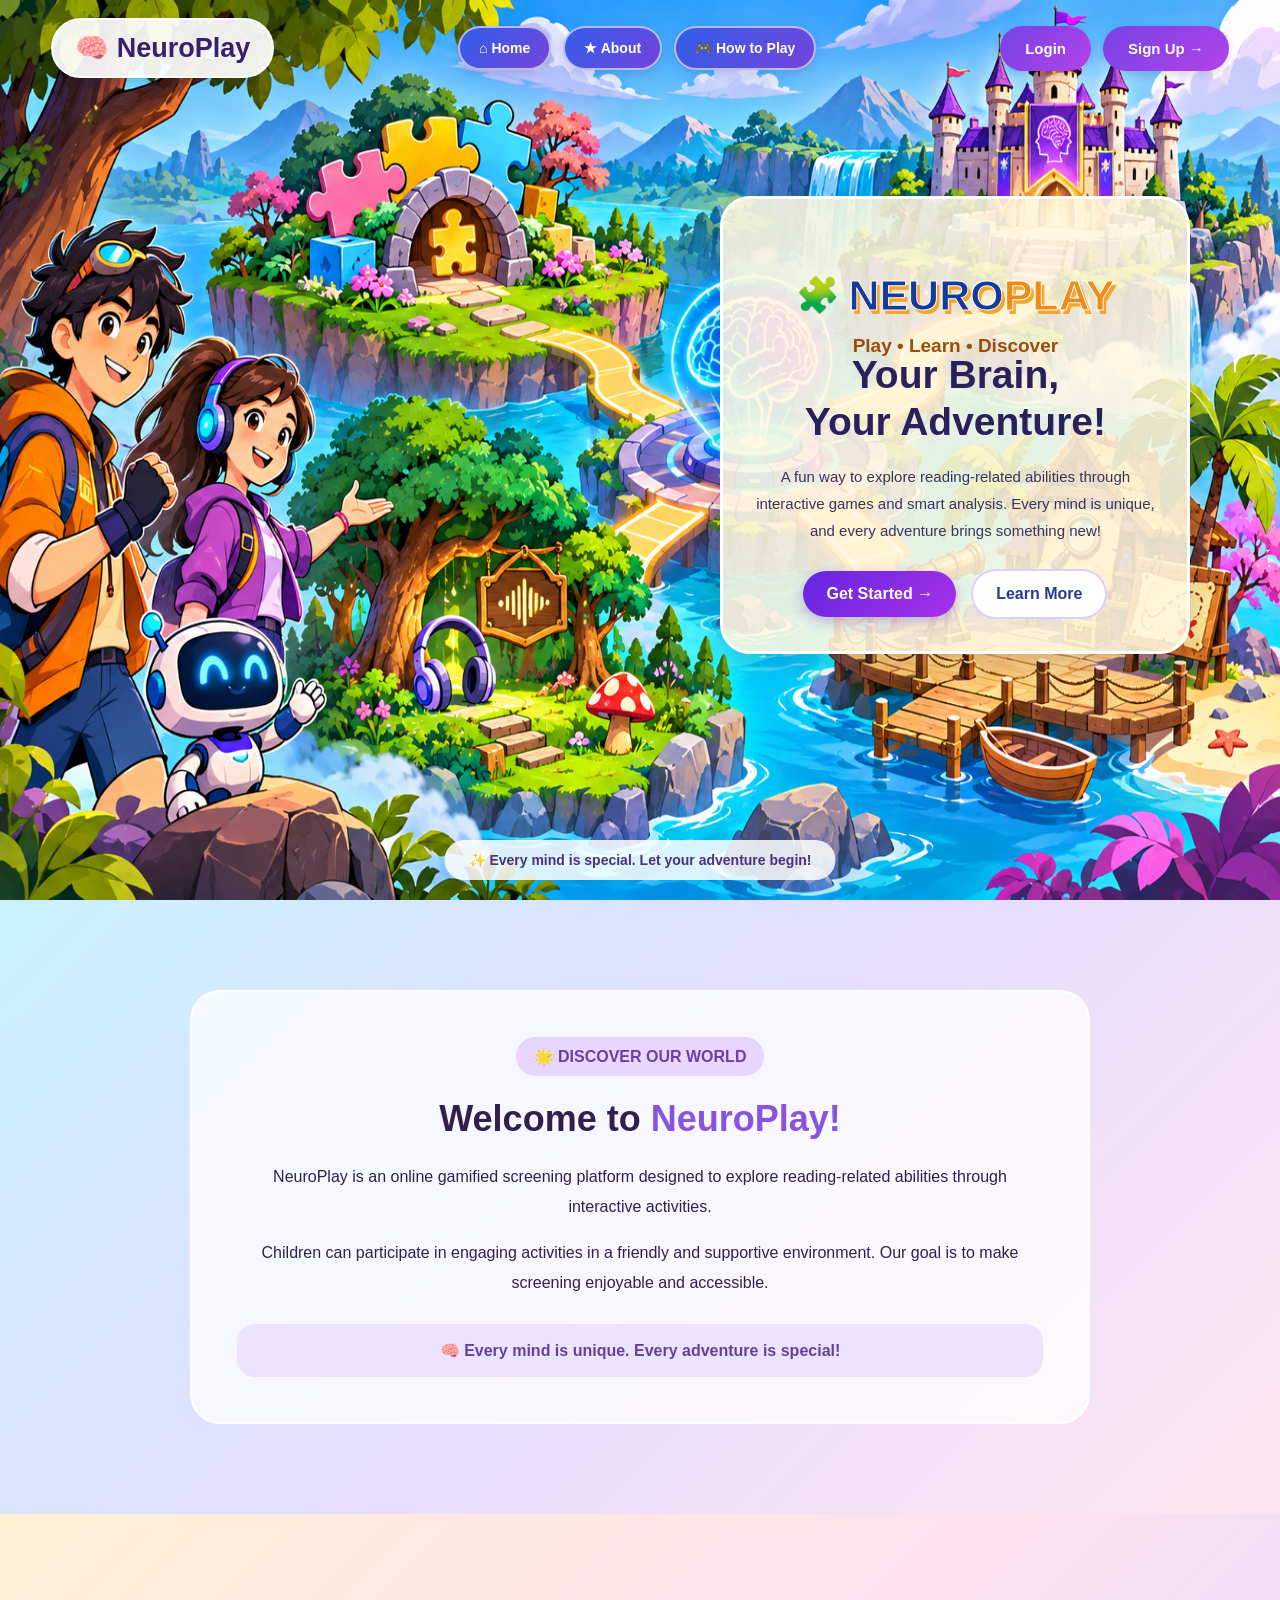
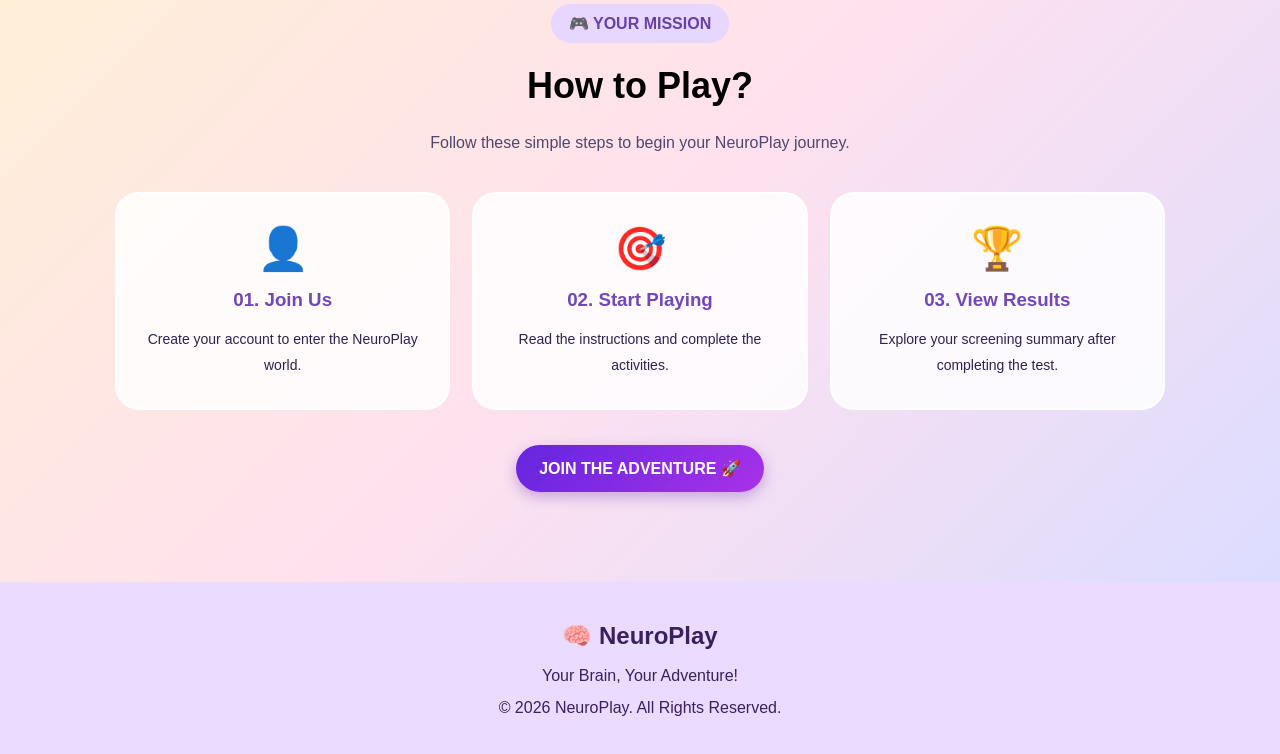
<file: frontend/index.html>
<!DOCTYPE html>
<html lang="en">

<head>
    <meta charset="UTF-8">
    <meta name="viewport" content="width=device-width, initial-scale=1.0">

    <title>NeuroPlay - Your Brain, Your Adventure</title>

    <link rel="stylesheet" href="style.css">
</head>

<body>

    <main class="home-page">
        <!-- HOME HERO -->
        <section class="hero" id="home">
          <header class="navbar">

            <a href="#home" class="logo">
                🧠 NeuroPlay
            </a>

            <nav>
                <a href="#home">⌂ Home</a>
                <a href="#about">★ About</a>
                <a href="#how">🎮 How to Play</a>
            </nav>

            <div class="nav-buttons">
                <a href="login/login.html" class="login-btn">Login</a>
                <a href="signup/signup.html" class="signup-btn">Sign Up →</a>
            </div>

        </header>
            <div class="hero-content">

                <div class="brand-heading">
                    <span class="puzzle">🧩</span>
                    <h1>NEURO<span>PLAY</span></h1>
                </div>

                <h3>Play • Learn • Discover</h3>

                <h2>
                    Your Brain,<br>
                    Your Adventure!
                </h2>

                <p>
                    A fun way to explore reading-related abilities
                    through interactive games and smart analysis.
                    Every mind is unique, and every adventure
                    brings something new!
                </p>

                <div class="hero-buttons">

                    <a href="signup/signup.html" class="get-started">Get Started →</a>

                    <a href="#about" class="learn-more">
                        Learn More
                    </a>

                </div>

            </div>

            <div class="bottom-message">
                ✨ Every mind is special. Let your adventure begin!
            </div>

        </section>
                <!-- ABOUT SECTION -->
        <section class="about-section" id="about">

            <div class="about-content">

                <span class="section-label">🌟 DISCOVER OUR WORLD</span>

                <h2>Welcome to <span>NeuroPlay!</span></h2>

                <p>
                    NeuroPlay is an online gamified screening platform
                    designed to explore reading-related abilities
                    through interactive activities.
                </p>

                <p>
                    Children can participate in engaging activities
                    in a friendly and supportive environment.
                    Our goal is to make screening enjoyable and accessible.
                </p>

                <div class="about-highlight">
                    🧠 Every mind is unique. Every adventure is special!
                </div>

            </div>

        </section>


        <!-- HOW TO PLAY SECTION -->
        <section class="how-section" id="how">

            <div class="how-content">

                <span class="section-label">🎮 YOUR MISSION</span>

                <h2>How to Play?</h2>

                <p class="how-description">
                    Follow these simple steps to begin your NeuroPlay journey.
                </p>

                <div class="steps">

                    <div class="step-card">
                        <span>👤</span>
                        <h3>01. Join Us</h3>
                        <p>Create your account to enter the NeuroPlay world.</p>
                    </div>

                    <div class="step-card">
                        <span>🎯</span>
                        <h3>02. Start Playing</h3>
                        <p>Read the instructions and complete the activities.</p>
                    </div>

                    <div class="step-card">
                        <span>🏆</span>
                        <h3>03. View Results</h3>
                        <p>Explore your screening summary after completing the test.</p>
                    </div>

                </div>

                <a href="signup/signup.html" class="get-started">
                    JOIN THE ADVENTURE 🚀
                </a>

            </div>

        </section>


        <!-- FOOTER -->
        <footer class="site-footer">
            <h2>🧠 NeuroPlay</h2>
            <p>Your Brain, Your Adventure!</p>
            <p>© 2026 NeuroPlay. All Rights Reserved.</p>
        </footer>

    </main>

</body>
</html>
</file>
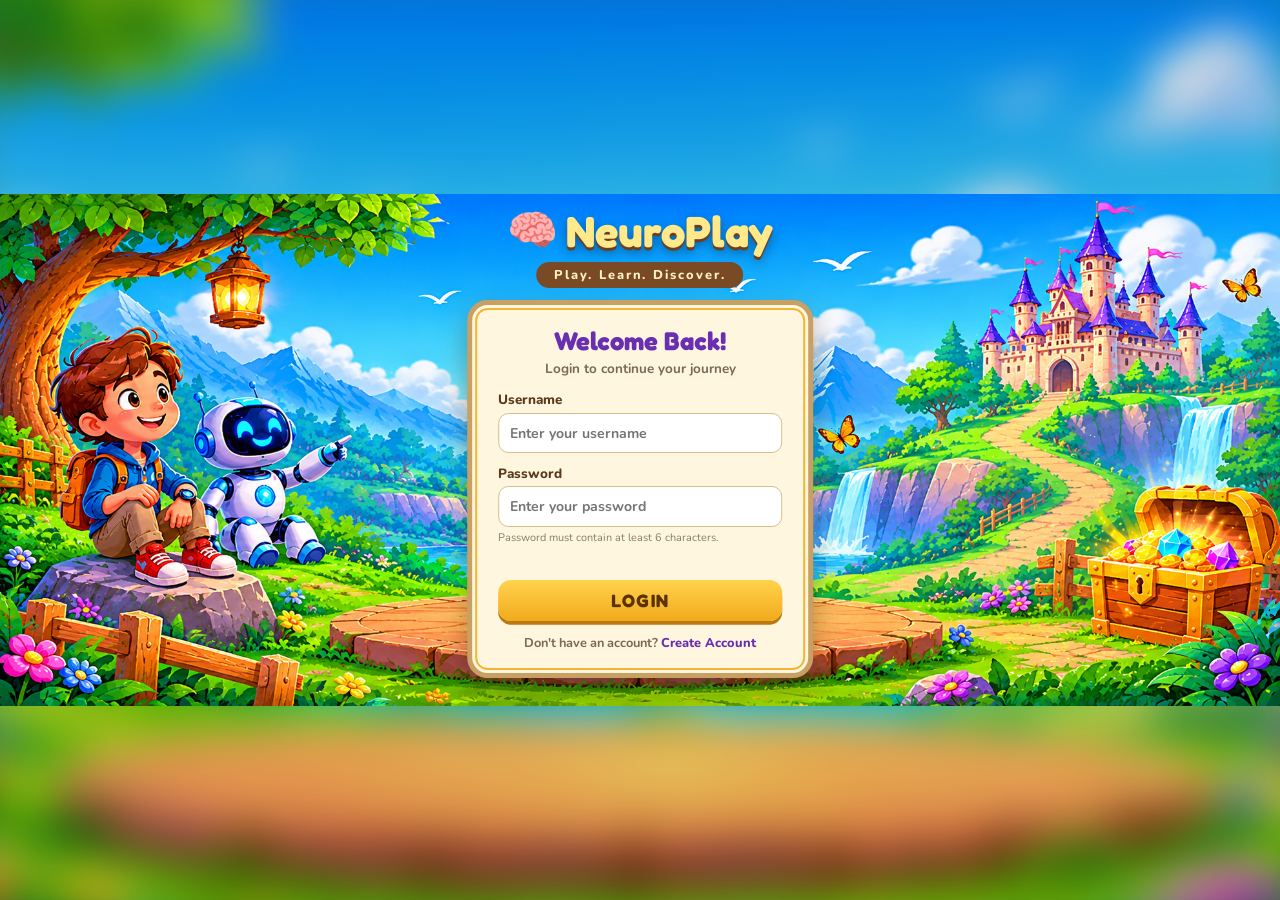
<file: frontend/dashboard/dashboard.html>
<!DOCTYPE html>
<html lang="en">
<head>
  <meta charset="UTF-8">
  <meta name="viewport" content="width=device-width, initial-scale=1.0">

  <title>NeuroPlay | My Dashboard</title>

  <link rel="preconnect" href="https://fonts.googleapis.com">
  <link rel="preconnect" href="https://fonts.gstatic.com" crossorigin>

  <link href="https://fonts.googleapis.com/css2?family=Fredoka:wght@500;600;700&family=Nunito:wght@600;700;800&display=swap" rel="stylesheet">

  <link rel="stylesheet" href="dashboard.css">
</head>

<body>

  <header class="topbar">

    <a class="brand" href="../index.html">
      <span class="brand-icon">🧠</span>
      <span>
        <b>NeuroPlay</b>
        <small>Play. Learn. Discover.</small>
      </span>
    </a>

    <nav>
      <a class="active" href="dashboard.html">Dashboard</a>
      <a href="../index.html">About</a>
      <button id="logoutBtn" class="logout">Logout ↗</button>
    </nav>

  </header>

  <main class="wrap">

    <section class="welcome">

      <div>
        <p class="eyebrow">YOUR PERSONAL ADVENTURE HUB</p>

        <h1>
          Welcome back,
          <span id="welcomeName">Explorer</span>! ✨
        </h1>

        <p>
          Your NeuroPlay journey is saved here.
          Keep exploring at your own pace.
        </p>
      </div>

      <div class="mascot">🧭</div>

    </section>

    <section class="stats" aria-label="Your progress">

      <article class="stat">
        <span>🧪</span>
        <div>
          <small>Tests completed</small>
          <strong id="testCount">0</strong>
        </div>
      </article>

      <article class="stat">
        <span>🕒</span>
        <div>
          <small>Latest test</small>
          <strong id="latestDate">Not yet</strong>
        </div>
      </article>

      <article class="stat">
        <span>🌟</span>
        <div>
          <small>Latest screening result</small>
          <strong id="latestRisk">Not available</strong>
        </div>
      </article>

    </section>

    <section class="history" id="history">

      <div class="section-heading">

        <div>
          <p class="eyebrow">YOUR SAVED JOURNEY</p>
          <h2>Previous Test Results</h2>
          <p>Every completed attempt is kept separately in your account.</p>
        </div>

        <a class="new-test" href="../game/game.html">
          ＋ Take a New Test
        </a>

      </div>

      <div id="status" class="status">
        Loading your test history...
      </div>

      <div id="resultsList" class="results-list"></div>

    </section>

    <p class="disclaimer">
      NeuroPlay is an educational screening prototype, not a medical diagnosis.
    </p>

  </main>

  <script src="dashboard.js"></script>

</body>
</html>
</file>
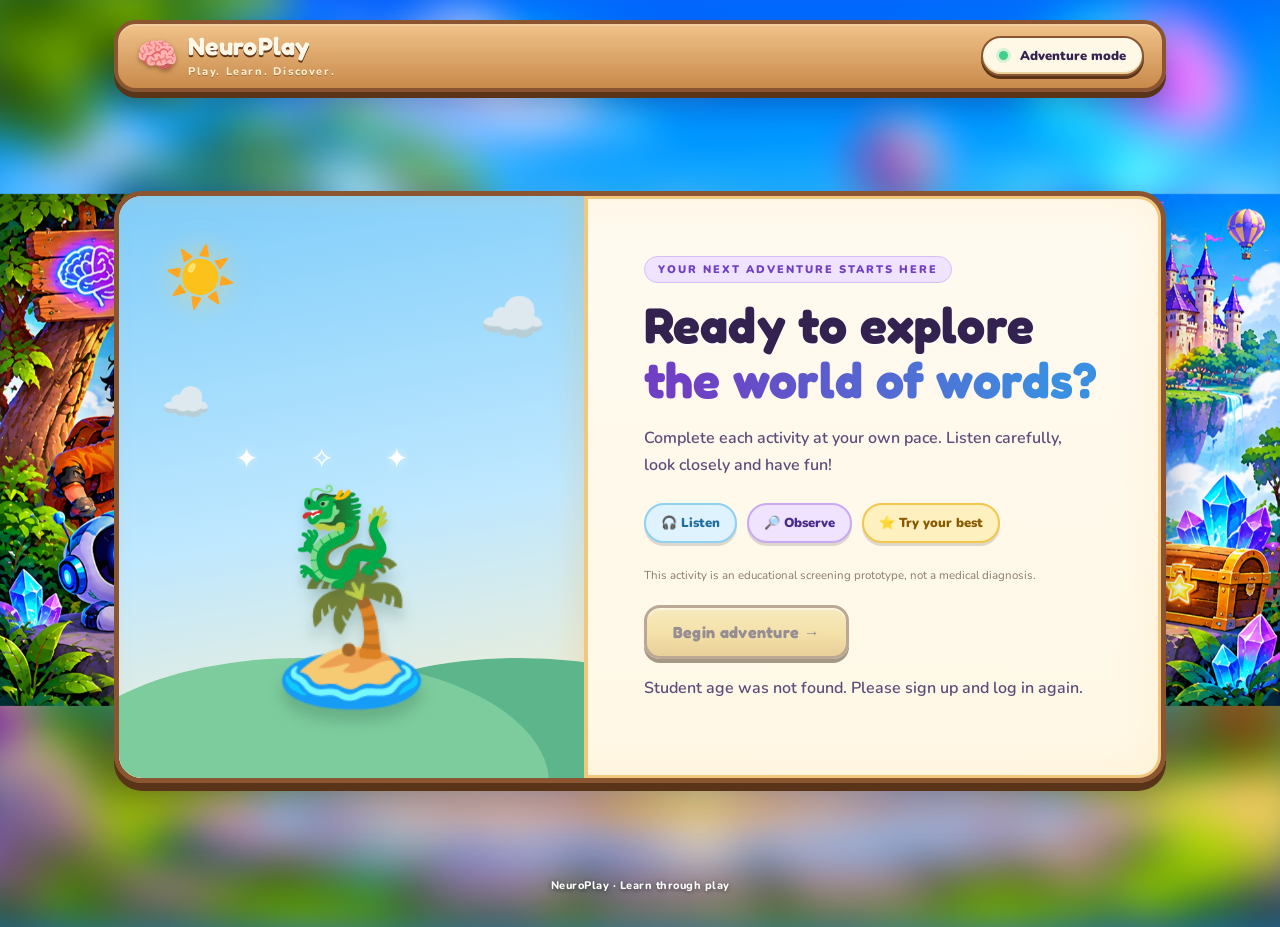
<file: frontend/game/game.html>
<!DOCTYPE html>
<html lang="en">
<head>
    <meta charset="UTF-8">
    <meta name="viewport" content="width=device-width, initial-scale=1.0">
    <title>NeuroPlay | Adventure Test</title>
    <link rel="stylesheet" href="game.css">
</head>

<body>
<div class="page-shell">

    <header class="topbar">
        <a class="brand" href="../index.html">
            <span class="brand-icon">🧠</span>
            <span>
                <strong>NeuroPlay</strong>
                <small>Play. Learn. Discover.</small>
            </span>
        </a>

        <div class="top-status">
            <span class="status-dot"></span>
            <span id="studentLabel">Adventure mode</span>
        </div>
    </header>

    <main>

        <!-- INTRO SCREEN -->
        <section id="introScreen" class="intro-card">

            <div class="intro-art">
                <div class="sun">☀️</div>
                <div class="cloud cloud-one">☁️</div>
                <div class="cloud cloud-two">☁️</div>
                <div class="island">🏝️</div>
                <div class="dragon">🐉</div>
                <div class="stars">✦　✧　✦</div>
            </div>

            <div class="intro-copy">
                <p class="eyebrow">YOUR NEXT ADVENTURE STARTS HERE</p>

                <h1>
                    Ready to explore<br>
                    <span>the world of words?</span>
                </h1>

                <p id="introDescription">
                    Complete each activity at your own pace.
                    Listen carefully, look closely and have fun!
                </p>

                <div class="instruction-row">
                    <span>🎧 Listen</span>
                    <span>🔎 Observe</span>
                    <span>⭐ Try your best</span>
                </div>

                <p class="privacy-note">
                    This activity is an educational screening prototype,
                    not a medical diagnosis.
                </p>

                <button id="beginButton" class="primary-button">
                    Begin adventure →
                </button>

                <p id="introError" class="error-message"></p>
            </div>
        </section>


        <!-- TEST SCREEN -->
        <section id="testScreen" class="test-screen hidden">

            <div class="progress-panel">
                <div class="progress-top">
                    <span id="questionCounter">Activity 1 of 27</span>
                    <span id="progressPercent">0% complete</span>
                </div>
                <div class="progress-track">
                    <div id="progressFill" class="progress-fill"></div>
                </div>
            </div>


            <article class="question-card">

                <div class="question-heading">
                    <div class="game-icon" id="gameIcon">🐉</div>

                    <div class="heading-text">
                        <p class="eyebrow" id="skillLabel">WORD & SOUND ADVENTURE</p>
                        <h2 id="gameTitle">Dragon Sound Hunt</h2>
                    </div>

                    <button id="soundButton" class="sound-button" type="button">
                        🔊 <span>Listen</span>
                    </button>
                </div>

                <p id="questionPrompt" class="question-prompt"></p>

                <div id="stimulusArea" class="stimulus-area"></div>

                <div id="optionsArea" class="options-grid"></div>

                <div id="taskFeedback" class="task-feedback"></div>

                <div class="question-actions">
                    <div class="timer-display">
                        ⏳ Time remaining:
                        <span id="questionTimer">00:30</span>
                    </div>

                    <span id="clickHint">Choose the best answer.</span>

                    <button id="nextButton" class="primary-button" disabled>
                        Next activity →
                    </button>
                </div>

            </article>

            <p class="encouragement">
                🌟 Every activity is a new discovery. Take your time!
            </p>

        </section>

    </main>

    <footer>
        NeuroPlay · Learn through play
    </footer>

</div>

<script src="game.js"></script>

</body>
</html>
</file>
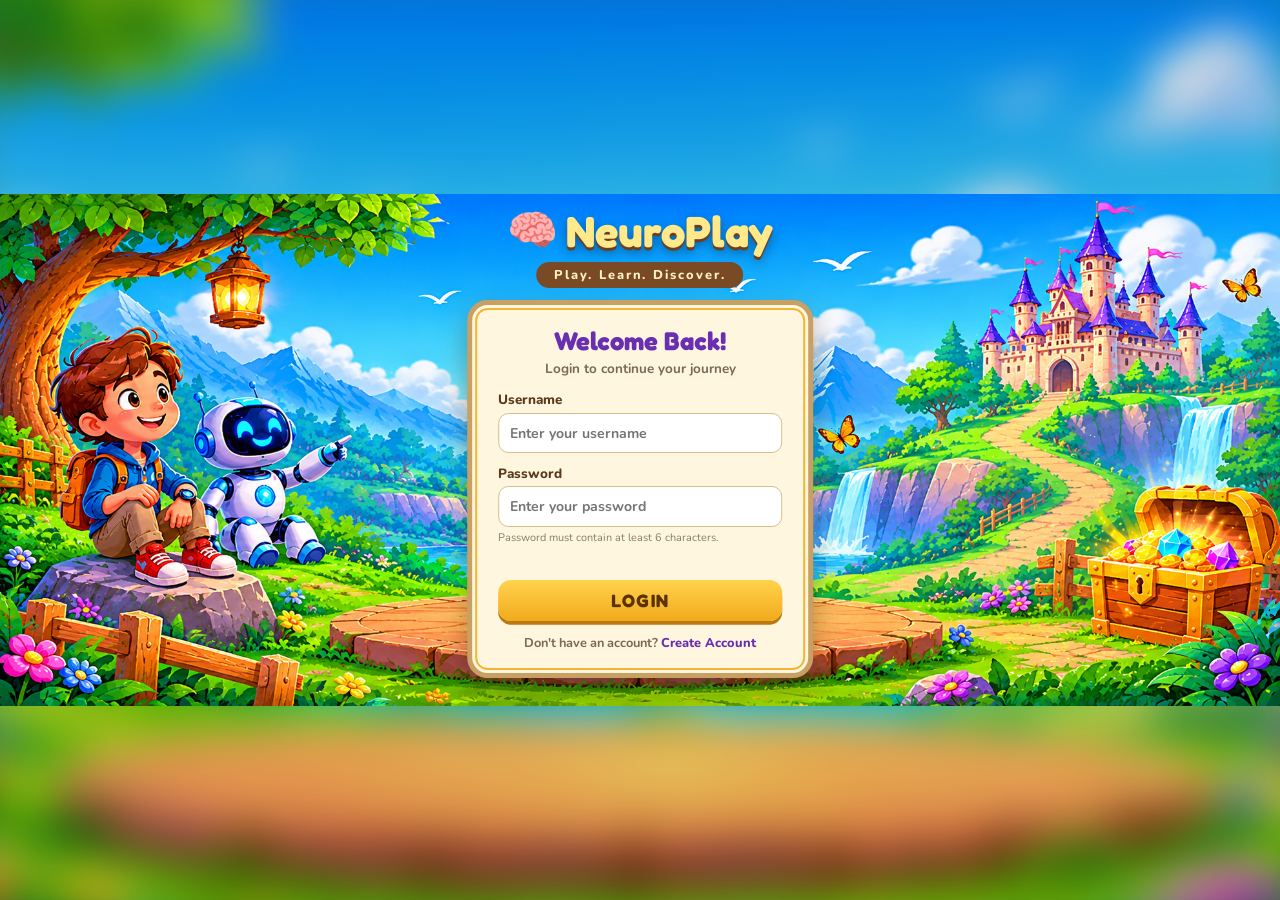
<file: frontend/login/login.html>
<!DOCTYPE html>
<html lang="en">
<head>
    <meta charset="UTF-8">
    <meta name="viewport" content="width=device-width, initial-scale=1.0">
    <title>NeuroPlay - Login</title>
    <link rel="preconnect" href="https://fonts.googleapis.com">
    <link rel="preconnect" href="https://fonts.gstatic.com" crossorigin>
    <link href="https://fonts.googleapis.com/css2?family=Fredoka:wght@500;600;700&family=Nunito:wght@600;700;800&display=swap" rel="stylesheet">
    <link rel="stylesheet" href="login.css">
</head>
<body>

    <div class="stage">
        <div class="container">

            <div class="logo">
                <div class="logo-icon">🧠</div>
                <h1>NeuroPlay</h1>
            </div>

            <p class="tagline">Play. Learn. Discover.</p>

            <div class="login-box">
                <h2>Welcome Back!</h2>
                <p class="subtitle">Login to continue your journey</p>

                <form id="loginForm">

                    <div class="input-group">
                        <label for="username">Username</label>
                        <input type="text" id="username"
                               placeholder="Enter your username" required>
                    </div>

                    <div class="input-group">
                        <label for="password">Password</label>
                        <input type="password" id="password"
                               placeholder="Enter your password"
                               minlength="6" required>
                        <small class="password-hint">
                            Password must contain at least 6 characters.
                        </small>
                    </div>

                    <p id="message"></p>

                    <button type="submit">LOGIN</button>
                </form>

                <p class="signup-text">
                    Don't have an account?
                    <a href="../signup/signup.html">Create Account</a>
                </p>
            </div>

        </div>
    </div>

    <script src="login.js"></script>
</body>
</html>
</file>
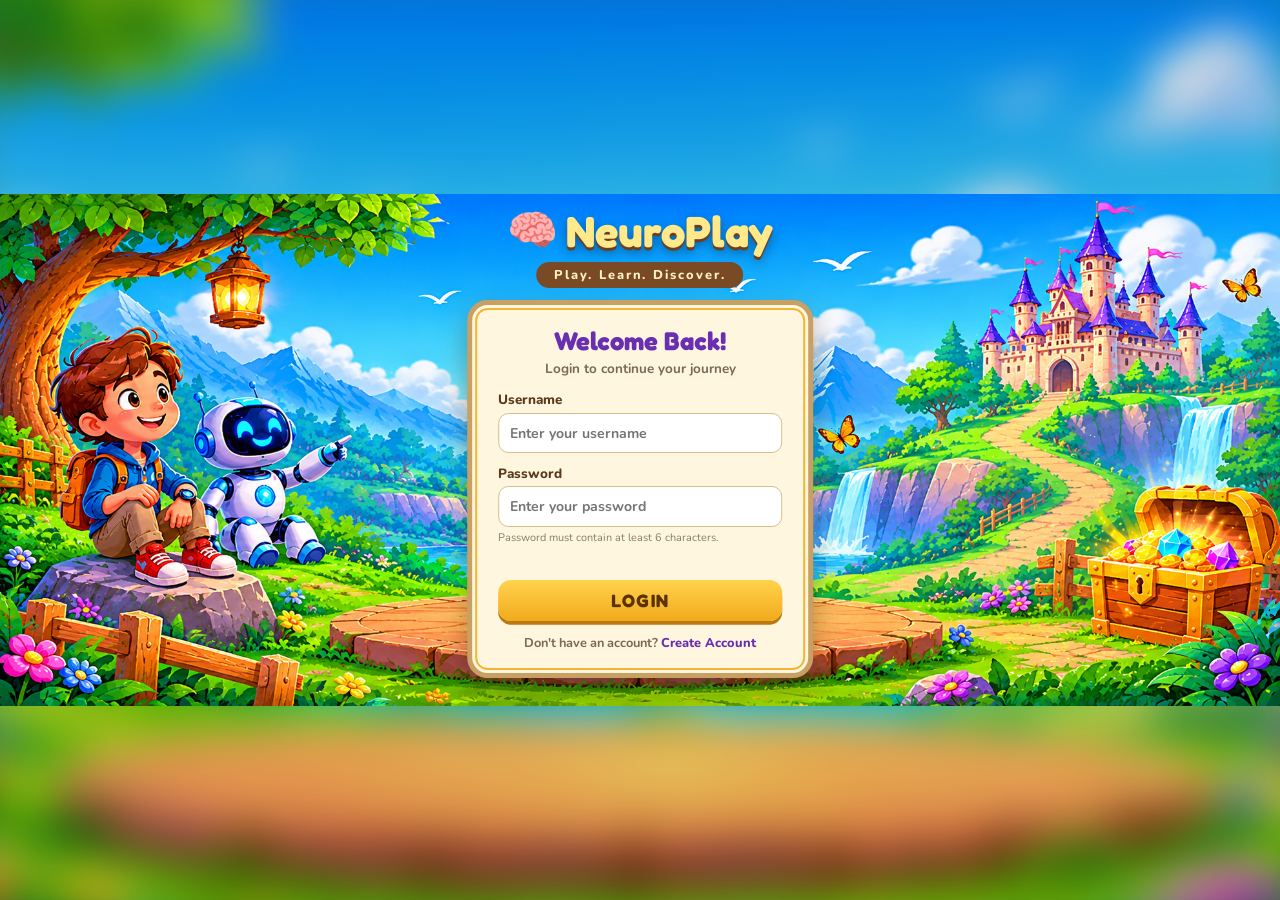
<file: frontend/result/result.html>
<!DOCTYPE html>
<html lang="en">

<head>
    <meta charset="UTF-8">
    <meta name="viewport" content="width=device-width, initial-scale=1.0">

    <title>NeuroPlay - Adventure Results</title>

    <link rel="preconnect" href="https://fonts.googleapis.com">
    <link rel="preconnect" href="https://fonts.gstatic.com" crossorigin>
    <link href="https://fonts.googleapis.com/css2?family=Fredoka:wght@500;600;700&family=Nunito:wght@600;700;800&display=swap" rel="stylesheet">

    <link rel="stylesheet" href="result.css">
</head>

<body>

    <!-- ICON SPRITE (used by cards and buttons) -->
    <svg width="0" height="0" style="position:absolute" aria-hidden="true">
        <defs>
            <symbol id="i-question" viewBox="0 0 24 24"><path fill="currentColor" d="M12 2a10 10 0 100 20 10 10 0 000-20zm1 16h-2v-2h2zm2.1-7.7l-.9.9c-.7.7-1.2 1.3-1.2 2.8h-2v-.5c0-1.100.5-2.100 1.200-2.800l1.200-1.300c.4-.3.600-.8.600-1.400 0-1.100-.9-2-2-2s-2 .9-2 2H8a4 4 0 118 0c0 .9-.4 1.700-.9 2.300z"/></symbol>
            <symbol id="i-check" viewBox="0 0 24 24"><path fill="currentColor" d="M12 2a10 10 0 100 20 10 10 0 000-20zm-2 15l-5-5 1.400-1.400L10 14.200l7.600-7.600L19 8z"/></symbol>
            <symbol id="i-cross" viewBox="0 0 24 24"><path fill="currentColor" d="M12 2a10 10 0 100 20 10 10 0 000-20zm5 13.600L15.600 17 12 13.400 8.400 17 7 15.600 10.600 12 7 8.400 8.400 7 12 10.600 15.600 7 17 8.400 13.400 12z"/></symbol>
            <symbol id="i-target" viewBox="0 0 24 24"><path fill="currentColor" d="M12 2a10 10 0 100 20 10 10 0 000-20zm0 18a8 8 0 110-16 8 8 0 010 16zm0-14a6 6 0 100 12 6 6 0 000-12zm0 10a4 4 0 110-8 4 4 0 010 8zm0-6a2 2 0 100 4 2 2 0 000-4z"/></symbol>
            <symbol id="i-warn" viewBox="0 0 24 24"><path fill="currentColor" d="M12 2L1 21h22zm1 15h-2v-2h2zm0-4h-2V9h2z"/></symbol>
            <symbol id="i-mouse" viewBox="0 0 24 24"><path fill="currentColor" d="M5 3l14 8-6 1.500L15.500 19l-2.700 1.200L10.200 14 6 18z"/></symbol>
            <symbol id="i-clock" viewBox="0 0 24 24"><path fill="currentColor" d="M12 2a10 10 0 100 20 10 10 0 000-20zm4 11h-5V6h2v5h3z"/></symbol>
            <symbol id="i-shield" viewBox="0 0 24 24"><path fill="currentColor" d="M12 1L3 5v6c0 5.500 3.800 10.700 9 12 5.200-1.300 9-6.500 9-12V5zm-1 15l-4-4 1.400-1.400L11 13.200l4.600-4.600L17 10z"/></symbol>
            <symbol id="i-home" viewBox="0 0 24 24"><path fill="currentColor" d="M12 3L2 12h3v8h5v-6h4v6h5v-8h3z"/></symbol>
            <symbol id="i-replay" viewBox="0 0 24 24"><path fill="currentColor" d="M12 5V1L7 6l5 5V7a6 6 0 11-6 6H4a8 8 0 108-8z"/></symbol>
            <symbol id="i-user" viewBox="0 0 24 24"><path fill="currentColor" d="M12 12a5 5 0 100-10 5 5 0 000 10zm0 2c-4.400 0-8 2.200-8 5v3h16v-3c0-2.800-3.600-5-8-5z"/></symbol>
            <symbol id="i-cake" viewBox="0 0 24 24"><path fill="currentColor" d="M12 2c.8 1 1.500 1.800 1.500 2.800a1.500 1.500 0 01-3 0C10.500 3.800 11.200 3 12 2zM4 21v-7a3 3 0 013-3h10a3 3 0 013 3v7zm3-8a1 1 0 00-1 1v1.500c1 .6 2 .6 3 0 1 .6 2 .6 3 0 1 .6 2 .6 3 0 1 .6 2 .6 3 0V14a1 1 0 00-1-1z"/></symbol>
            <symbol id="i-star" viewBox="0 0 24 24"><path fill="currentColor" d="M12 1.500l3 7 7.500.6-5.700 4.900 1.800 7.300L12 17.500l-6.600 3.800 1.800-7.300L1.500 9.100 9 8.500z"/></symbol>
        </defs>
    </svg>

    <!-- ILLUSTRATED BACKGROUND (picture is set in result.css) -->
    <div class="scene" aria-hidden="true"></div>

    <!-- LOAD-IN STARS -->
    <div class="star-field" aria-hidden="true">
        <i style="--x:8%;--y:22%;--s:26px;--d:.1s"></i>
        <i style="--x:20%;--y:10%;--s:18px;--d:.3s"></i>
        <i style="--x:34%;--y:6%;--s:22px;--d:.5s"></i>
        <i style="--x:50%;--y:3%;--s:30px;--d:.2s"></i>
        <i style="--x:66%;--y:8%;--s:20px;--d:.6s"></i>
        <i style="--x:80%;--y:14%;--s:26px;--d:.4s"></i>
        <i style="--x:92%;--y:26%;--s:18px;--d:.7s"></i>
        <i style="--x:14%;--y:46%;--s:16px;--d:.8s"></i>
        <i style="--x:88%;--y:50%;--s:22px;--d:.9s"></i>
    </div>

    <!-- NAVBAR -->

    <nav class="navbar">

        <div class="brand">
            <span>🧠</span>

            <div>
                <h1>NeuroPlay</h1>
                <p>Play. Learn. Discover.</p>
            </div>
        </div>

        <div class="nav-buttons">

            <a href="../index.html"><svg class="ico"><use href="#i-home"/></svg> Home</a>

            <button onclick="location.href='../login/login.html'">
                Logout
            </button>

        </div>

    </nav>


    <!-- ADVENTURE LAYOUT (characters, castle and treasure are part of the background image) -->

    <main class="adventure-container">

        <!-- MAIN RESULTS BOARD -->

        <section class="results-board">

            <div class="board-heading">

                <svg class="ico big"><use href="#i-star"/></svg>

                <div>
                    <h2>Test Completed!</h2>

                    <p>
                        Great job! Here is your performance summary.
                    </p>
                </div>

                <svg class="ico big"><use href="#i-star"/></svg>

            </div>

            <div class="board-panel">

                <!-- USER DETAILS -->

                <div class="user-details">

                    <p><svg class="ico"><use href="#i-user"/></svg> Username: <span id="username"></span></p>

                    <p><svg class="ico"><use href="#i-cake"/></svg> Age: <span id="age"></span></p>

                </div>


                <!-- SCORE -->

                <div class="score-section">

                    <h3>Your Score</h3>

                    <div class="score-stage">

                        <!-- trophy -->
                        <svg class="trophy" viewBox="0 0 120 150" aria-hidden="true">
                            <path d="M30 20h60v34a30 30 0 01-60 0z" fill="#ffc928" stroke="#c98a00" stroke-width="4"/>
                            <path d="M30 28H12c0 22 8 34 22 38M90 28h18c0 22-8 34-22 38" fill="none" stroke="#e5a400" stroke-width="7" stroke-linecap="round"/>
                            <rect x="54" y="84" width="12" height="26" fill="#e5a400"/>
                            <rect x="34" y="110" width="52" height="14" rx="5" fill="#8d4e20"/>
                            <rect x="26" y="124" width="68" height="14" rx="5" fill="#6b3f1d"/>
                            <path d="M60 30l5 10 11 1-8 8 2 11-10-6-10 6 2-11-8-8 11-1z" fill="#fff4b3"/>
                            <path d="M40 26v30" stroke="#fff" stroke-width="5" stroke-linecap="round" opacity=".55"/>
                        </svg>

                        <div class="score-circle">

                            <span id="score"></span>

                        </div>

                        <!-- glowing gem -->
                        <svg class="gem" viewBox="0 0 100 100" aria-hidden="true">
                            <polygon points="50,8 88,34 50,92 12,34" fill="#4dd0e1" stroke="#1597a8" stroke-width="4" stroke-linejoin="round"/>
                            <polygon points="50,8 70,34 50,92 30,34" fill="#9cf0f8" opacity=".7"/>
                            <path d="M12 34H88" stroke="#1597a8" stroke-width="3"/>
                        </svg>

                    </div>

                    <p id="scoreText"></p>

                </div>


                <!-- PERFORMANCE CARDS -->

                <div class="result-grid">

                    <div class="result-card total-card">

                        <span><svg class="ico"><use href="#i-question"/></svg></span>

                        <div>
                            <h3>Total Questions</h3>
                            <p id="totalQuestions"></p>
                        </div>

                    </div>


                    <div class="result-card correct-card">

                        <span><svg class="ico"><use href="#i-check"/></svg></span>

                        <div>
                            <h3>Correct Answers</h3>
                            <p id="hits"></p>
                        </div>

                    </div>


                    <div class="result-card incorrect-card">

                        <span><svg class="ico"><use href="#i-cross"/></svg></span>

                        <div>
                            <h3>Incorrect Answers</h3>
                            <p id="misses"></p>
                        </div>

                    </div>


                    <div class="result-card accuracy-card">

                        <span><svg class="ico"><use href="#i-target"/></svg></span>

                        <div>
                            <h3>Accuracy</h3>
                            <p id="accuracy"></p>
                        </div>

                    </div>


                    <div class="result-card miss-card">

                        <span><svg class="ico"><use href="#i-warn"/></svg></span>

                        <div>
                            <h3>Miss Rate</h3>
                            <p id="missRate"></p>
                        </div>

                    </div>


                    <div class="result-card clicks-card">

                        <span><svg class="ico"><use href="#i-mouse"/></svg></span>

                        <div>
                            <h3>Total Clicks</h3>
                            <p id="clicks"></p>
                        </div>

                    </div>


                    <div class="result-card time-card">

                        <span><svg class="ico"><use href="#i-clock"/></svg></span>

                        <div>
                            <h3>Completion Time</h3>
                            <p id="completionTime"></p>
                        </div>

                    </div>

                </div>


                <!-- RISK INDICATOR -->

                <div class="risk-section">

                    <div class="risk-icon"><svg class="ico"><use href="#i-shield"/></svg></div>

                    <div class="risk-content">

                        <h3>Dyslexia Risk Indicator</h3>

                        <div id="riskLevel" class="risk-badge">
                            Calculating...
                        </div>

                        <p id="riskMessage"></p>

                        <div id="weakest"></div>

                    </div>

                </div>


                <!-- DISCLAIMER -->

                <p class="disclaimer">

                    This is an educational screening prototype.
                    The result is not a medical diagnosis of dyslexia.

                </p>

            </div>


            <!-- BUTTONS -->

            <div class="board-actions">

                <button class="play-again"
                    onclick="location.href='../game/game.html'">

                    <svg class="ico"><use href="#i-replay"/></svg> Play Again

                </button>

                <button class="home-btn"
                    onclick="location.href='../index.html'">

                    <svg class="ico"><use href="#i-home"/></svg> Home

                </button>
               <button class="dashboard-btn" onclick="goToDashboard()">
    📊 Go to Dashboard
</button>

            </div>

        </section>


        </main>


    <script src="result.js"></script>

</body>

</html>
</file>
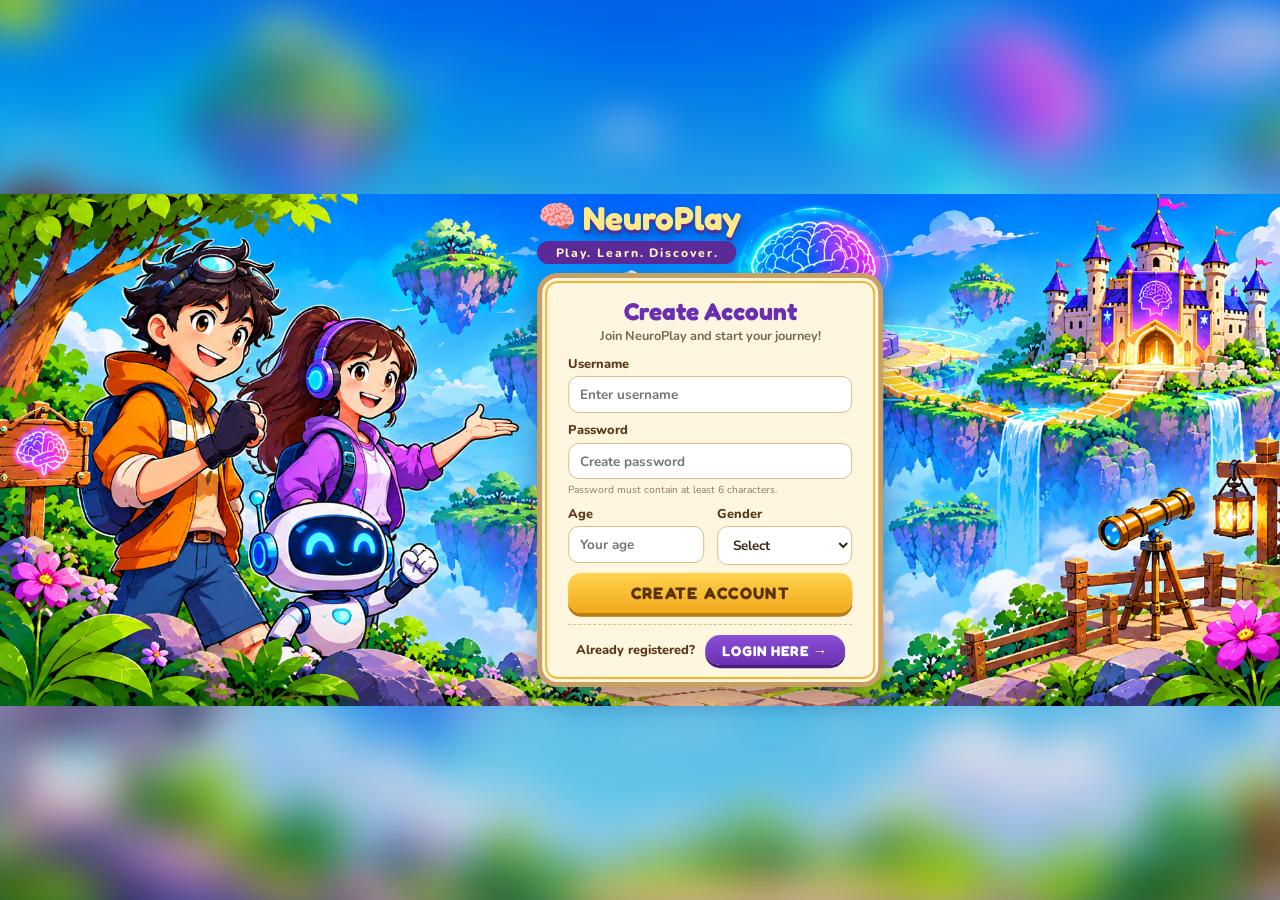
<file: frontend/signup/signup.html>
<!DOCTYPE html>
<html lang="en">
<head>
    <meta charset="UTF-8">
    <meta name="viewport" content="width=device-width, initial-scale=1.0">
    <title>NeuroPlay - Sign Up</title>
    <link rel="preconnect" href="https://fonts.googleapis.com">
    <link rel="preconnect" href="https://fonts.gstatic.com" crossorigin>
    <link href="https://fonts.googleapis.com/css2?family=Fredoka:wght@500;600;700&family=Nunito:wght@600;700;800&display=swap" rel="stylesheet">
    <link rel="stylesheet" href="signup.css">
</head>
<body>

    <div class="stage">
        <div class="container">

            <div class="logo">
                <div class="logo-icon">🧠</div>
                <h1>NeuroPlay</h1>
            </div>

            <p class="tagline">Play. Learn. Discover.</p>

            <div class="signup-box">

                <h2>Create Account</h2>
                <p class="subtitle">Join NeuroPlay and start your journey!</p>

                <form id="signupForm">

                    <div class="input-group">
                        <label for="username">Username</label>
                        <input type="text" id="username"
                               placeholder="Enter username" required>
                    </div>

                    <div class="input-group">
                        <label for="password">Password</label>
                        <input type="password" id="password"
                               placeholder="Create password"
                               minlength="6" required>
                        <small>Password must contain at least 6 characters.</small>
                    </div>

                    <div class="row">
                        <div class="input-group">
                            <label for="age">Age</label>
                            <input type="number" id="age"
                                   placeholder="Your age"
                                   min="7" max="17" required>
                        </div>

                        <div class="input-group">
                            <label for="gender">Gender</label>
                            <select id="gender" required>
                                <option value="">Select</option>
                                <option value="Male">Male</option>
                                <option value="Female">Female</option>
                                <option value="Other">Other</option>
                            </select>
                        </div>
                    </div>

                    <p id="message"></p>

                    <button type="submit">CREATE ACCOUNT</button>
                </form>

                <div class="login-section">
                    <p>Already registered?</p>
                    <a href="../login/login.html" class="login-button">LOGIN HERE →</a>
                </div>

            </div>

        </div>
    </div>

    <script src="signup.js"></script>

</body>
</html>
</file>
<file: frontend/style.css>
* {
    margin: 0;
    padding: 0;
    box-sizing: border-box;
    font-family: 'Trebuchet MS', sans-serif;
}

html {
    scroll-behavior: smooth;
}

body {
    overflow-x: hidden;
}

/* MAIN HOME PAGE */

.home-page {
    min-height: 100vh;
    position: relative;
    background: none;
}

/* Display the original adventure world */

.hero {
    min-height: 720px;
    height: 100vh;
    position: relative;

    background-image: url("./assets/images/home-world.png");
    background-size: 100% 100%;
    background-position: center;
    background-repeat: no-repeat;

    display: flex;
    align-items: center;
    justify-content: flex-end;

    padding: 30px 7% 80px;
}

/* NAVIGATION */

.navbar {
    width: 100%;
    min-height: 90px;
    padding: 18px 4%;

    display: flex;
    align-items: center;
    justify-content: space-between;
    gap: 20px;

    position: relative;
    z-index: 5;
}

/* LOGO */

.logo {
    text-decoration: none;
    color: #37216d;
    font-size: 27px;
    font-weight: bold;

    background: rgba(255,255,255,0.92);
    padding: 12px 22px;
    border-radius: 35px;

    border: 2px solid white;
    box-shadow: 0 4px 12px rgba(40,30,90,0.15);
}

/* NAV LINKS */

nav {
    display: flex;
    align-items: center;
    gap: 12px;
}

nav a {
    text-decoration: none;
    color: white;

    background: linear-gradient(135deg, #315eea, #7543dc);

    padding: 12px 19px;
    border-radius: 30px;

    font-weight: bold;
    font-size: 14px;

    border: 2px solid rgba(255,255,255,0.6);

    transition: 0.3s;
}

nav a:hover {
    transform: translateY(-4px);
    background: #8b4be5;
}

/* LOGIN AND SIGNUP */

.nav-buttons {
    display: flex;
    align-items: center;
    gap: 12px;
}

.login-btn,
.signup-btn {
    text-decoration: none;
    padding: 14px 25px;
    border-radius: 30px;

    font-weight: bold;
    font-size: 15px;

    transition: 0.3s;
}

.login-btn {
     color: white;
    background: linear-gradient(135deg, #7543e5, #b342e8);
    box-shadow: 0 4px 12px rgba(90,40,170,0.25);
}

.signup-btn {
    color: white;
    background: linear-gradient(135deg, #7543e5, #b342e8);
    box-shadow: 0 4px 12px rgba(90,40,170,0.25);
}

.login-btn:hover,
.signup-btn:hover {
    transform: translateY(-4px);
}

/* HERO SECTION */

.hero {
    min-height: calc(100vh - 90px);
    position: relative;

    display: flex;
    align-items: center;
    justify-content: flex-end;

    padding: 30px 7% 80px;
}

/* MAIN CONTENT BOX */

.hero-content {
    width: 470px;
    max-width: 45%;

    padding: 32px;
    text-align: center;

    background: rgba(255,248,225,0.88);

    border: 3px solid white;
    border-radius: 30px;

    box-shadow: 0 10px 30px rgba(50,35,80,0.18);
}

/* BRAND HEADING */

.brand-heading {
    display: flex;
    align-items: center;
    justify-content: center;
    gap: 8px;
}

.brand-heading h1 {
    font-size: 43px;
    color: #153b9a;
    font-weight: 900;

    -webkit-text-stroke: 1px white;
    text-shadow: 3px 4px 0 #f4a52c;
}

.brand-heading h1 span {
    color: #f18a16;
}

.puzzle {
    font-size: 35px;
}

.hero-content h3 {
    margin: 10px 0 25px;
    color: #9b4d0b;
    font-size: 19px;
}

/* MAIN HEADING */

.hero-content h2 {
    color: #29205c;
    font-size: 39px;
    line-height: 1.2;
    margin-bottom: 18px;
}

.hero-content p {
    color: #39345c;
    font-size: 15px;
    line-height: 1.8;
    margin-bottom: 25px;
}

/* HERO BUTTONS */

.hero-buttons {
    display: flex;
    justify-content: center;
    align-items: center;
    gap: 15px;
    flex-wrap: wrap;
}

.get-started,
.learn-more {
    display: inline-block;
    text-decoration: none;
    padding: 14px 23px;
    border-radius: 30px;
    font-weight: bold;
    transition: 0.3s;
}

.get-started {
    color: white;
    background: linear-gradient(135deg, #6425df, #a832e9);
    box-shadow: 0 5px 14px rgba(90,30,180,0.3);
}

.learn-more {
    color: #253c91;
    background: white;
    border: 2px solid #d9d1ff;
}

.get-started:hover,
.learn-more:hover {
    transform: translateY(-4px);
}

/* BOTTOM MESSAGE */

.bottom-message {
    position: absolute;
    bottom: 20px;
    left: 50%;
    transform: translateX(-50%);

    background: rgba(255,255,255,0.85);
    color: #49327f;

    padding: 12px 24px;
    border-radius: 30px;

    font-size: 14px;
    font-weight: bold;
    white-space: nowrap;
}

/* RESPONSIVE DESIGN */

@media (max-width: 900px) {

    .navbar {
        flex-wrap: wrap;
        justify-content: center;
    }

    .hero {
        justify-content: center;
        padding-top: 50px;
    }

    .hero-content {
        max-width: 80%;
    }
}

@media (max-width: 600px) {

    .navbar {
        gap: 15px;
    }

    nav {
        flex-wrap: wrap;
        justify-content: center;
    }

    nav a {
        padding: 10px 13px;
        font-size: 12px;
    }

    .hero {
        min-height: 750px;
        padding: 35px 15px 75px;
    }

    .hero-content {
        width: 100%;
        max-width: 100%;
        padding: 25px 18px;
    }

    .brand-heading h1 {
        font-size: 34px;
    }

    .hero-content h2 {
        font-size: 32px;
    }

    .nav-buttons {
        justify-content: center;
    }

    .bottom-message {
        font-size: 11px;
    }
}
/* =========================
   ABOUT SECTION
========================= */

.about-section {
    min-height: 580px;
    padding: 90px 8%;

    display: flex;
    align-items: center;
    justify-content: center;

    background: linear-gradient(
        135deg,
        #c9f1ff,
        #e5ddff,
        #ffe5ef
    );
}

.about-content {
    max-width: 900px;
    width: 100%;
    padding: 45px;

    text-align: center;
    color: #30204e;

    background: rgba(255,255,255,0.75);
    border: 2px solid white;
    border-radius: 30px;
}

.section-label {
    display: inline-block;
    padding: 10px 18px;
    border-radius: 25px;

    background: #e7d7ff;
    color: #6940a6;
    font-weight: bold;
}

.about-content h2,
.how-content h2 {
    font-size: 36px;
    margin: 22px 0;
}

.about-content h2 span {
    color: #8854dd;
}

.about-content p {
    font-size: 16px;
    line-height: 1.9;
    margin: 15px auto;
}

.about-highlight {
    margin-top: 25px;
    padding: 17px;
    border-radius: 18px;

    background: #eee3ff;
    color: #63409c;
    font-weight: bold;
}


/* =========================
   HOW TO PLAY
========================= */

.how-section {
    min-height: 650px;
    padding: 90px 7%;

    text-align: center;

    background: linear-gradient(
        135deg,
        #fff0d5,
        #ffe1ee,
        #dcdcff
    );
}

.how-content {
    max-width: 1050px;
    margin: auto;
}

.how-description {
    color: #51466e;
    margin-bottom: 30px;
    line-height: 1.8;
}

.steps {
    display: grid;
    grid-template-columns: repeat(3, 1fr);
    gap: 22px;
    margin: 35px 0;
}

.step-card {
    padding: 30px 20px;
    border-radius: 24px;

    background: rgba(255,255,255,0.85);
    border: 2px solid white;

    color: #30204e;
    transition: 0.3s;
}

.step-card:hover {
    transform: translateY(-8px);
    box-shadow: 0 10px 20px rgba(80,50,130,0.15);
}

.step-card span {
    font-size: 42px;
}

.step-card h3 {
    color: #7247b8;
    margin: 16px 0;
}

.step-card p {
    font-size: 14px;
    line-height: 1.8;
}

.site-footer {
    padding: 30px;
    text-align: center;
    line-height: 2;

    background: #e9dcff;
    color: #38215e;
}


/* RESPONSIVE */

@media (max-width: 768px) {

    .steps {
        grid-template-columns: 1fr;
    }

    .about-content {
        padding: 30px 20px;
    }

    .about-content h2,
    .how-content h2 {
        font-size: 29px;
    }
}
/* NAVBAR INSIDE HOME WORLD */

.hero .navbar {
    position: absolute;
    top: 0;
    left: 0;
    width: 100%;
    z-index: 10;

    display: flex;
    justify-content: space-between;
    align-items: center;

    padding: 18px 4%;
}

/* Keep navbar buttons visible */

.hero .navbar nav a,
.hero .navbar .login-btn,
.hero .navbar .signup-btn {
    box-shadow: 0 3px 10px rgba(40, 30, 90, 0.15);
}
/* Move NeuroPlay branding slightly down */

.brand-heading {
    margin-top: 10px;
}

.hero-content h3 {
    margin-top: 15px;
}
.brand-heading {
    transform: translateY(30px);
}

.hero-content h3 {
    transform: translateY(30px);
}
</file>
<file: frontend/dashboard/dashboard.css>
:root {
  --ink: #33224f;
  --purple: #7543dc;
  --blue: #287bd1;
  --gold: #ffc928;
  --cream: #fff8e8;

  --font-head: 'Fredoka', 'Trebuchet MS', sans-serif;
  --font-body: 'Nunito', 'Segoe UI', sans-serif;
}

* {
  box-sizing: border-box;
  margin: 0;
  padding: 0;
}

body {
  min-height: 100vh;
  color: var(--ink);
  font-family: var(--font-body);

  /* Original NeuroPlay adventure background */
  background:
    linear-gradient(
      rgba(255, 255, 255, 0.12),
      rgba(255, 255, 255, 0.12)
    ),
    url("../assets/images/home-world.png");

  background-position: center;
  background-size: cover;
  background-repeat: no-repeat;
  background-attachment: fixed;
}

/* NAVBAR */

.topbar {
  min-height: 78px;
  padding: 12px clamp(18px, 5vw, 70px);

  display: flex;
  align-items: center;
  justify-content: space-between;
  gap: 18px;

  background: rgba(255, 255, 255, 0.92);
  border-bottom: 3px solid #d9b36b;
  box-shadow: 0 5px 20px #3b28701a;

  position: sticky;
  top: 0;
  z-index: 5;
}

.brand {
  display: flex;
  align-items: center;
  gap: 10px;
  text-decoration: none;
  color: var(--ink);
}

.brand-icon {
  font-size: 34px;
}

.brand b {
  font: 700 25px var(--font-head);
  display: block;
}

.brand small {
  font-size: 11px;
  display: block;
  color: #75668e;
}

.topbar nav {
  display: flex;
  align-items: center;
  gap: 9px;
  flex-wrap: wrap;
}

.topbar nav a,
.logout {
  padding: 10px 14px;
  border-radius: 22px;
  text-decoration: none;
  color: #574574;
  font-weight: 800;
  font-size: 13px;
}

.topbar nav a:hover,
.topbar nav a.active {
  background: #eee5ff;
  color: #673ac7;
}

.logout {
  border: 0;
  color: white;
  background: linear-gradient(120deg, #7543dc, #b342e8);
  cursor: pointer;
  font: 800 13px var(--font-body);
}

/* MAIN CONTENT */

.wrap {
  width: min(1120px, 92%);
  margin: 35px auto 55px;
}

/* WELCOME SECTION */

.welcome {
  display: flex;
  justify-content: space-between;
  align-items: center;
  gap: 20px;

  padding: 34px 40px;
  border-radius: 28px;

  background: linear-gradient(
    115deg,
    #4f7ce9,
    #8a51d9 70%,
    #b34ed6
  );

  color: white;
  box-shadow: 0 16px 35px #5737a333;
  overflow: hidden;
}

.eyebrow {
  font-size: 11px;
  letter-spacing: 2px;
  font-weight: 900;
  opacity: 0.8;
}

.welcome h1 {
  font: 700 clamp(27px, 4vw, 42px) var(--font-head);
  margin: 8px 0;
}

.welcome p:not(.eyebrow) {
  font-size: 15px;
  opacity: 0.92;
}

.mascot {
  font-size: 76px;
  filter: drop-shadow(0 8px 5px #30205b55);
  transform: rotate(-10deg);
}

/* STATISTICS */

.stats {
  display: grid;
  grid-template-columns: repeat(3, 1fr);
  gap: 18px;
  margin: 22px 0 42px;
}

.stat {
  display: flex;
  align-items: center;
  gap: 15px;

  padding: 20px;
  border: 2px solid white;
  border-radius: 20px;

  background: rgba(255, 255, 255, 0.94);
  box-shadow: 0 8px 24px #47316e12;
}

.stat > span {
  width: 48px;
  height: 48px;

  display: grid;
  place-items: center;

  border-radius: 15px;
  background: #f0e8ff;
  font-size: 25px;
}

.stat small {
  display: block;
  color: #817493;
  font-size: 12px;
  font-weight: 800;
}

.stat strong {
  display: block;
  margin-top: 3px;
  font: 700 20px var(--font-head);
  color: #49316d;
}

/* HISTORY SECTION */

.section-heading {
  display: flex;
  align-items: end;
  justify-content: space-between;
  gap: 20px;
  margin-bottom: 18px;
}

.section-heading h2 {
  font: 700 30px var(--font-head);
  margin: 5px 0;
}

.section-heading p:not(.eyebrow) {
  font-size: 14px;
  color: #756b83;
}

.section-heading .eyebrow {
  color: #7952b9;
}

.new-test {
  white-space: nowrap;
  text-decoration: none;

  background: linear-gradient(120deg, #7543dc, #b342e8);
  color: white;

  padding: 13px 20px;
  border-radius: 25px;

  font-weight: 900;
  box-shadow: 0 7px 16px #7543dc35;
}

.new-test:hover {
  transform: translateY(-2px);
}

/* STATUS */

.status {
  padding: 18px;
  text-align: center;
  color: #766a86;

  background: rgba(255, 255, 255, 0.94);
  border: 1px dashed #c8b5e8;
  border-radius: 16px;
}

/* RESULTS */

.results-list {
  display: grid;
  gap: 13px;
}

.result-card {
  display: grid;
  grid-template-columns: 1fr auto auto;
  align-items: center;
  gap: 20px;

  padding: 20px 23px;
  border-radius: 19px;

  background: rgba(255, 255, 255, 0.96);
  border: 2px solid white;
  box-shadow: 0 7px 20px #47316e10;
}

.result-card h3 {
  font: 700 19px var(--font-head);
}

.result-card p {
  font-size: 12px;
  color: #80748e;
  margin-top: 4px;
}

.risk {
  font-weight: 900;
  padding: 8px 13px;
  border-radius: 20px;

  background: #eee8ff;
  color: #6740ae;
  font-size: 12px;
  text-align: center;
}

.view {
  border: 0;
  border-radius: 20px;
  padding: 10px 17px;

  background: #e7f4ff;
  color: #2466ae;

  font-weight: 900;
  cursor: pointer;
}

.view:hover {
  background: #d4eaff;
}

.empty {
  padding: 28px;
  text-align: center;
  border-radius: 18px;

  background: rgba(255, 255, 255, 0.94);
  color: #716582;
}

/* FOOTER */

.disclaimer {
  text-align: center;
  font-size: 12px;
  color: #493b60;
  margin: 28px 0 0;
  text-shadow: 0 1px 3px white;
}

/* MOBILE RESPONSIVE */

@media (max-width: 760px) {

  .topbar {
    align-items: flex-start;
    flex-direction: column;
  }

  .topbar nav {
    width: 100%;
  }

  .welcome {
    padding: 25px;
  }

  .mascot {
    font-size: 52px;
  }

  .stats {
    grid-template-columns: 1fr;
  }

  .section-heading {
    align-items: flex-start;
    flex-direction: column;
  }

  .result-card {
    grid-template-columns: 1fr auto;
  }

  .result-card .view {
    grid-column: 1 / -1;
  }

  .wrap {
    margin-top: 22px;
  }
}
/* =================================
   DASHBOARD READABILITY IMPROVEMENTS
================================= */

/* Main content */
.wrap {
    width: min(1250px, 94%);
    margin: 35px auto 60px;
}

/* Welcome section */
.welcome {
    min-height: 160px;
    padding: 35px 42px;
    border: 2px solid rgba(255,255,255,0.8);
}

/* Statistics cards */
.stats {
    gap: 22px;
    margin: 25px 0 30px;
}

.stat {
    min-height: 95px;
    background: rgba(255,255,255,0.97);
    border: 2px solid rgba(255,255,255,0.95);
    box-shadow: 0 8px 25px rgba(35,20,70,0.18);
}

.stat small {
    color: #625477;
    font-size: 13px;
}

.stat strong {
    color: #39245f;
    font-size: 22px;
}

/* Previous results section */
.history {
    background: rgba(255,255,255,0.96);
    padding: 28px;
    border-radius: 25px;
    border: 2px solid white;
    box-shadow: 0 12px 35px rgba(35,20,70,0.20);
}

.section-heading {
    margin-bottom: 25px;
    align-items: center;
}

.section-heading h2 {
    color: #39245f;
    font-size: 32px;
}

.section-heading p:not(.eyebrow) {
    color: #665779;
    font-size: 14px;
}

.section-heading .eyebrow {
    color: #7543dc;
}

/* Test result cards */
.result-card {
    background: #ffffff;
    border: 1px solid #e5dcf5;
    padding: 23px;
    border-radius: 18px;
    box-shadow: 0 5px 18px rgba(55,35,90,0.09);
    transition: transform 0.2s ease, box-shadow 0.2s ease;
}

.result-card:hover {
    transform: translateY(-3px);
    box-shadow: 0 9px 22px rgba(55,35,90,0.15);
}

.result-card h3 {
    color: #39245f;
    font-size: 21px;
}

.result-card p {
    color: #716580;
    font-size: 13px;
    line-height: 1.7;
}

/* Risk indicator */
.risk {
    background: #eee6ff;
    color: #6338b2;
    padding: 10px 16px;
}

/* View details button */
.view {
    padding: 12px 19px;
    border-radius: 25px;
    font-size: 13px;
    transition: 0.2s ease;
}

.view:hover {
    background: #cce6ff;
    transform: translateY(-2px);
}

/* Loading and empty messages */
.status,
.empty {
    background: #ffffff;
    color: #625477;
    font-size: 14px;
    padding: 23px;
}

/* New test button */
.new-test {
    padding: 14px 22px;
    font-size: 14px;
    transition: 0.2s ease;
}

.new-test:hover {
    transform: translateY(-3px);
    box-shadow: 0 10px 22px rgba(117,67,220,0.3);
}

/* Footer */
.disclaimer {
    display: inline-block;
    background: rgba(255,255,255,0.90);
    padding: 9px 18px;
    border-radius: 20px;
    color: #49345f;
}

/* Responsive design */
@media (max-width: 760px) {

    .wrap {
        width: 94%;
    }

    .history {
        padding: 20px 15px;
    }

    .welcome {
        padding: 25px 22px;
    }

    .section-heading {
        align-items: flex-start;
    }

    .new-test {
        white-space: normal;
    }

    .result-card {
        padding: 17px;
    }
}
</file>
<file: frontend/game/game.css>
@import url('https://fonts.googleapis.com/css2?family=Fredoka:wght@500;600;700&family=Nunito:wght@400;600;700;800;900&display=swap');

/* =========================================================
   NEUROPLAY - FANTASY ADVENTURE THEME
   Cream parchment + golden wood + purple + sky blue
   ========================================================= */
:root{
  --cream:#fff8e6; --cream-2:#fff1d0; --parchment-edge:#ecd29b;
  --wood:#8a5530; --wood-dark:#5a3418; --gold:#ffc928; --gold-deep:#f0a50f; --gold-soft:#f3c77b;
  --purple:#6f3fc4; --purple-deep:#4a2a8c; --purple-soft:#efe3ff;
  --sky:#47b4ee; --sky-soft:#dff3ff;
  --ink:#33224f; --ink-soft:#5d4b7a;
  --font-head:'Fredoka','Trebuchet MS',Arial,sans-serif;
  --font-body:'Nunito',Arial,sans-serif;
  --frame:0 0 0 0 transparent;
}
*{box-sizing:border-box}

/* ---------- BACKGROUND (unchanged picture) ---------- */
body{margin:0;min-height:100vh;font-family:var(--font-body);color:var(--ink);background:#2a6fc0}
body:before{
  content:"";position:fixed;inset:-30px;z-index:-2;pointer-events:none;opacity:1;
  background:url("assets/game-bg.jpg") center/cover no-repeat;
  filter:blur(22px) saturate(1.1);
}
body:after{
  content:"";position:fixed;inset:0;z-index:-1;pointer-events:none;
  background:url("assets/game-bg.jpg") center/contain no-repeat;
}

.page-shell{max-width:1100px;margin:auto;padding:20px 24px 18px;position:relative}
main{min-height:calc(100vh - 150px);display:flex;align-items:center;justify-content:center}
.hidden{display:none!important}

/* ---------- TOP BAR ---------- */
.topbar{
  display:flex;align-items:center;justify-content:space-between;gap:12px;margin-bottom:20px;
  padding:9px 18px;border:4px solid var(--wood);border-radius:22px;
  background:linear-gradient(180deg,#f0c38a,#c98a4b);
  box-shadow:inset 0 2px 0 #fff3 , 0 6px 0 var(--wood-dark), 0 14px 26px #1b0f3a40;
}
.brand{display:flex;align-items:center;gap:10px;text-decoration:none;color:#fff8e8}
.brand-icon{font-size:34px;filter:drop-shadow(0 2px 2px #5a341888)}
.brand strong{display:block;font:700 25px/1 var(--font-head);letter-spacing:.3px;text-shadow:0 2px 0 var(--wood-dark)}
.brand small{display:block;font-size:11px;font-weight:800;letter-spacing:1.6px;color:#fff0d0;margin-top:5px;text-shadow:0 1px 0 #5a341866}
.top-status{
  background:var(--cream);border:2px solid var(--wood);color:var(--ink);
  padding:9px 16px;border-radius:30px;font-size:13px;font-weight:900;
  box-shadow:inset 0 -2px 0 var(--parchment-edge),0 3px 0 var(--wood-dark)
}
.status-dot{display:inline-block;width:9px;height:9px;border-radius:50%;background:#3fcf8e;margin-right:8px;box-shadow:0 0 0 3px #3fcf8e33}

/* ---------- SHARED PARCHMENT PANEL ---------- */
.intro-card,.question-card,.progress-panel,.result-card{
  background:linear-gradient(180deg,#fffaf0,var(--cream));
  border:5px solid var(--wood);border-radius:28px;
  box-shadow:
    inset 0 0 0 3px var(--gold-soft),
    inset 0 0 46px #ffe2a14d,
    0 8px 0 var(--wood-dark),
    0 24px 44px #1b0f3a55;
}
.intro-card,.question-card,.result-card{width:100%;overflow:hidden}

/* ---------- BEGINNING PAGE ---------- */
.intro-card{display:grid;grid-template-columns:.9fr 1.1fr;min-height:560px}
.intro-art{
  position:relative;min-height:500px;overflow:hidden;
  background:linear-gradient(170deg,#7fcdfa 0%,#bfe8ff 55%,#fff0c9 100%);
  border-right:4px solid var(--gold-soft);
  box-shadow:inset -10px 0 24px #e9b45f33;
}
.intro-art:before{content:"";position:absolute;width:500px;height:250px;border-radius:50%;background:#7ccc9d;bottom:-130px;left:-70px;box-shadow:220px 35px 0 35px #5db58c}
.sun{position:absolute;top:42px;left:45px;font-size:58px;filter:drop-shadow(0 0 14px #ffd35c99)}
.cloud{position:absolute;font-size:54px;opacity:.9}.cloud-one{top:85px;right:38px}.cloud-two{top:180px;left:42px;font-size:40px}
.island{position:absolute;bottom:48px;left:50%;transform:translateX(-50%);font-size:150px;filter:drop-shadow(0 12px 7px #305b4940)}
.dragon{position:absolute;bottom:175px;left:48%;font-size:95px;transform:translateX(-50%);filter:drop-shadow(0 8px 5px #305b4940)}
.stars{position:absolute;top:42%;left:25%;color:#fff;font-size:28px;letter-spacing:12px;text-shadow:0 0 10px #fff9}

.intro-copy{padding:60px 56px;align-self:center}
.eyebrow{
  display:inline-block;margin:0 0 14px;padding:5px 13px;border-radius:20px;
  background:var(--purple-soft);border:1px solid #d6bdf7;
  font-size:11px;letter-spacing:2px;font-weight:900;color:var(--purple)
}
h1{
  margin:0 0 18px;font:700 clamp(32px,4vw,50px)/1.1 var(--font-head);
  color:var(--ink);letter-spacing:.2px;text-shadow:0 2px 0 #fff;
}
h1 span{
  background:linear-gradient(90deg,var(--purple) 10%,#3b8fe0 90%);
  -webkit-background-clip:text;background-clip:text;-webkit-text-fill-color:transparent;color:var(--purple);
  text-shadow:none;
}
.intro-copy>p:not(.eyebrow):not(.privacy-note){font-size:16px;line-height:1.7;color:var(--ink-soft);font-weight:600;max-width:450px}

/* badges */
.instruction-row{display:flex;gap:10px;flex-wrap:wrap;margin:24px 0}
.instruction-row span{
  padding:9px 15px;border-radius:22px;font-size:13px;font-weight:900;
  border:2px solid;box-shadow:0 3px 0 #0002;
}
.instruction-row span:nth-child(1){background:var(--sky-soft);border-color:#8fd0f5;color:#1f6fa3}
.instruction-row span:nth-child(2){background:var(--purple-soft);border-color:#c9a9f3;color:var(--purple-deep)}
.instruction-row span:nth-child(3){background:#fff0bf;border-color:#f3c64d;color:#8a5a00}
.privacy-note{font-size:11.5px;color:#8a7a68;line-height:1.5;margin:20px 0}
.error-message{color:#c0392b;font-size:13px;font-weight:800}

/* ---------- BUTTONS ---------- */
.primary-button{
  position:relative;border:3px solid var(--wood);border-radius:16px;padding:14px 26px;
  background:linear-gradient(180deg,#ffe066 0%,var(--gold) 55%,var(--gold-deep) 100%);
  color:var(--ink);font:700 16px var(--font-head);letter-spacing:.3px;cursor:pointer;
  box-shadow:inset 0 2px 0 #fff9,0 5px 0 var(--wood-dark),0 10px 22px #f0a50f66;
  transition:transform .15s,box-shadow .15s;
}
.primary-button:hover{transform:translateY(-2px);box-shadow:inset 0 2px 0 #fff9,0 7px 0 var(--wood-dark),0 0 26px #ffc92899}
.primary-button:active{transform:translateY(3px);box-shadow:inset 0 2px 0 #fff9,0 2px 0 var(--wood-dark)}
.primary-button:disabled{opacity:.5;cursor:not-allowed;transform:none;filter:saturate(.6);box-shadow:inset 0 2px 0 #fff9,0 4px 0 var(--wood-dark)}
.primary-button span{font-size:20px;margin-left:12px}

/* ---------- QUESTIONS PAGE ---------- */
.test-screen{width:100%;max-width:900px}

.progress-panel{padding:12px 20px 14px;margin-bottom:18px;border-radius:20px;border-width:4px;box-shadow:inset 0 0 0 2px var(--gold-soft),0 6px 0 var(--wood-dark),0 16px 28px #1b0f3a40}
.progress-top{display:flex;justify-content:space-between;font:600 14px var(--font-head);color:var(--ink);margin-bottom:9px;letter-spacing:.2px}
.progress-track{height:14px;background:#efdcb4;border:2px solid var(--parchment-edge);border-radius:20px;overflow:hidden;box-shadow:inset 0 2px 3px #8a55302a}
.progress-fill{
  height:100%;width:0;border-radius:20px;transition:width .35s;
  background:linear-gradient(90deg,var(--purple),#8a5bdc 50%,var(--gold));
  box-shadow:inset 0 2px 0 #fff4;
}

.question-card{padding:32px 42px}
.question-heading{display:flex;align-items:center;gap:16px;border-bottom:2px dashed var(--parchment-edge);padding-bottom:20px}
.game-icon{
  width:64px;height:64px;display:grid;place-items:center;flex-shrink:0;font-size:33px;
  background:linear-gradient(160deg,#f5ebff,#e1d0ff);border:3px solid var(--gold-soft);border-radius:20px;
  box-shadow:inset 0 -3px 0 #c9a9f355,0 3px 0 var(--wood-dark)
}
.heading-text{flex:1}.heading-text .eyebrow{margin-bottom:6px;padding:3px 11px}
.heading-text h2{margin:0;font:700 27px/1.15 var(--font-head);color:var(--purple-deep)}
.sound-button{
  display:inline-flex;align-items:center;gap:6px;cursor:pointer;
  padding:10px 16px;border-radius:30px;border:2px solid #7cc6f2;
  background:linear-gradient(180deg,#eaf8ff,var(--sky-soft));color:#1f6fa3;
  font:800 13px var(--font-body);box-shadow:0 3px 0 #5aa8d6;transition:.15s
}
.sound-button:hover{transform:translateY(-1px);background:#f3fbff;box-shadow:0 4px 0 #5aa8d6,0 0 16px #47b4ee66}
.sound-button:active{transform:translateY(2px);box-shadow:0 1px 0 #5aa8d6}

.question-prompt{font:600 20px/1.5 var(--font-head);color:var(--ink);margin:24px 0 18px}

.stimulus-area{
  background:linear-gradient(180deg,#fffefa,#fff9ea);
  border:3px solid var(--gold-soft);border-radius:22px;
  padding:22px;margin:0 0 22px;text-align:center;min-height:70px;
  box-shadow:inset 0 3px 10px #e9b45f2e,inset 0 0 0 2px #fff
}
.stimulus-label{font-size:10px;text-transform:uppercase;letter-spacing:1.6px;font-weight:900;color:var(--ink-soft);margin-bottom:12px}
.chip-row{display:flex;justify-content:center;align-items:center;gap:10px;flex-wrap:wrap}
.stimulus-chip{
  display:inline-flex;align-items:center;justify-content:center;min-width:48px;min-height:48px;padding:10px 16px;
  border-radius:14px;background:#fff;border:2px solid #c9e6f8;color:var(--purple-deep);
  font-size:21px;font-weight:900;box-shadow:0 4px 0 #b6d9ee,0 8px 14px #315b7414
}
.stimulus-chip.large{font-size:30px;min-width:62px;min-height:60px}
.stimulus-chip.symbol{font-size:30px}.stimulus-chip.color-word{font-size:26px;font-weight:900}
.stimulus-text{font-size:18px;line-height:1.7;color:var(--ink-soft);font-weight:700}
.sequence-block{margin:8px 0 15px}
.sequence-title{font-size:11px;color:var(--purple);font-weight:900;letter-spacing:1.4px;margin-bottom:9px}

/* answer cards */
.options-grid{display:grid;grid-template-columns:repeat(2,minmax(0,1fr));gap:14px}
.option-button{
  display:flex;align-items:center;gap:13px;text-align:left;min-height:60px;cursor:pointer;
  padding:13px 16px;border-radius:18px;border:3px solid var(--parchment-edge);
  background:linear-gradient(180deg,#fffefb,#fff7e4);color:var(--ink);
  font:800 16px var(--font-body);box-shadow:0 4px 0 #dcbf85;
  transition:transform .15s,box-shadow .15s,border-color .15s,background .15s;
}
.option-button:hover{
  transform:translateY(-3px);border-color:var(--sky);
  background:linear-gradient(180deg,#ffffff,#eef8ff);
  box-shadow:0 7px 0 #8fcbee,0 12px 22px #47b4ee33;
}
.option-button:active{transform:translateY(2px);box-shadow:0 1px 0 #dcbf85}
.option-button.selected{
  border-color:var(--purple);
  background:linear-gradient(180deg,#f7f0ff,var(--purple-soft));
  box-shadow:0 4px 0 #a37ee0,0 0 0 4px #6f3fc42b,0 12px 22px #6f3fc433;
  transform:translateY(-1px);
}
.option-button.selected:after{content:"✓";margin-left:auto;font-weight:900;font-size:20px;color:var(--purple)}
.option-letter{
  width:32px;height:32px;border-radius:11px;display:grid;place-items:center;flex-shrink:0;
  background:#f6e2b5;color:var(--wood);font:700 15px var(--font-head);
  box-shadow:inset 0 -2px 0 #e2c27f
}
.option-button:hover .option-letter{background:var(--sky-soft);color:#1f6fa3;box-shadow:inset 0 -2px 0 #a6d6f2}
.option-button.selected .option-letter{background:var(--purple);color:#fff;box-shadow:inset 0 -2px 0 var(--purple-deep)}
.option-button:disabled{opacity:.6;cursor:default;transform:none}

.task-feedback{min-height:25px;margin:14px 0 0;font-size:14px;font-weight:800;color:var(--purple)}

/* bottom bar: timer, hint, next */
.question-actions{display:flex;align-items:center;justify-content:space-between;gap:15px;border-top:2px dashed var(--parchment-edge);padding-top:18px;margin-top:20px}
#clickHint{font-size:12px;color:#8a7a68;font-weight:800;text-align:center}
.timer-display{
  display:flex;align-items:center;gap:8px;width:fit-content;margin:0;
  padding:9px 15px;border-radius:30px;font-size:13px;font-weight:900;
  background:linear-gradient(180deg,#fff7d9,#ffeaa6);border:2px solid #f0c24a;color:#8a5a00;
  box-shadow:0 3px 0 #d8a62c
}
#questionTimer{font:700 18px var(--font-head)}
.timer-warning{background:linear-gradient(180deg,#ffecec,#ffd0d0);border-color:#f08a8a;color:#c0302f;box-shadow:0 3px 0 #d36b6b}

.encouragement{
  display:table;margin:18px auto 0;padding:8px 20px;border-radius:30px;
  background:var(--cream);border:3px solid var(--wood);color:var(--purple-deep);
  font:600 14px var(--font-head);box-shadow:0 4px 0 var(--wood-dark)
}

/* bird picture (Mirror Words Q22) */
.bird-picture{display:flex;justify-content:center;align-items:center;margin:20px auto;font-size:90px}
.bird-question-image{width:180px;height:150px;object-fit:contain;border-radius:18px}

/* result card (kept for compatibility) */
.result-card{max-width:700px;text-align:center;padding:45px}
.result-art{font-size:64px;margin-bottom:12px}.result-card h1{font-size:38px}.result-subtitle{color:var(--ink-soft)}
.result-stats{display:grid;grid-template-columns:repeat(4,1fr);gap:10px;margin:28px 0}
.result-stats div{background:#fff3d4;border:2px solid var(--parchment-edge);border-radius:16px;padding:18px 8px}
.result-stats strong{display:block;font-size:25px;color:var(--purple);font-weight:900}.result-stats span{font-size:11px;color:var(--ink-soft);font-weight:800}
.result-note{font-size:12px;line-height:1.6;color:#8a7a68;margin:20px auto;max-width:520px}

footer{text-align:center;color:#fff;font-size:11px;font-weight:800;letter-spacing:.5px;padding:16px;text-shadow:0 1px 5px #0009}

/* ---------- RESPONSIVE ---------- */
@media(max-width:980px){
  .page-shell{padding:16px 18px}
  .intro-copy{padding:44px 36px}
  .question-card{padding:28px 30px}
}
@media(max-width:760px){
  body:after{background-size:cover}
  .page-shell{padding:12px}
  .topbar{padding:7px 12px;border-radius:18px;margin-bottom:14px}
  .brand-icon{font-size:28px}.brand strong{font-size:20px}.brand small{font-size:9px}
  .top-status{font-size:11px;padding:7px 11px}
  .intro-card{grid-template-columns:1fr;min-height:0}
  .intro-art{min-height:230px;border-right:0;border-bottom:4px solid var(--gold-soft)}
  .island{font-size:100px;bottom:4px}.dragon{font-size:65px;bottom:105px}
  .sun{font-size:42px;top:18px;left:24px}.cloud-one{top:30px}.cloud-two{top:100px}
  .intro-copy{padding:28px 22px}
  .intro-card,.question-card,.result-card{border-width:4px;border-radius:22px}
  .question-card{padding:22px 16px}
  .question-heading{gap:11px;flex-wrap:wrap}
  .game-icon{width:52px;height:52px;font-size:27px;border-radius:16px}
  .heading-text h2{font-size:21px}
  .question-prompt{font-size:17px}
  .options-grid{grid-template-columns:1fr}
  .option-button{font-size:15px}
  .question-actions{flex-direction:column;align-items:stretch}
  .timer-display{justify-content:center;width:100%}
  .primary-button{width:100%}
  .result-card{padding:30px 16px}.result-stats{grid-template-columns:repeat(2,1fr)}
}
@media(max-width:420px){
  .top-status{max-width:55%;overflow:hidden;text-overflow:ellipsis;white-space:nowrap}
  .stimulus-chip.large{font-size:24px;min-width:52px;min-height:52px}
  .progress-top{font-size:12px}
}
@media(prefers-reduced-motion:reduce){*{transition:none!important}}
</file>
<file: frontend/login/login.css>
* { margin: 0; padding: 0; box-sizing: border-box; }

html, body { height: 100%; overflow: hidden; }

/* Blurred copy of the picture fills any leftover space around the stage */
body {
    display: grid;
    place-items: center;
    background: #2f7d3a;
    font-family: "Nunito", "Trebuchet MS", Arial, sans-serif;
}
body::before {
    content: "";
    position: fixed;
    inset: -30px;
    background: url("assets/login-bg.jpg") center / cover no-repeat;
    filter: blur(22px) brightness(.9);
    z-index: -1;
}

/* STAGE: exactly the picture's shape (1983 x 793), always fully visible.
   Width is limited by BOTH window width and window height. */
.stage {
    width: min(100vw, calc(100vh * 1983 / 793));
    aspect-ratio: 1983 / 793;
    position: relative;
    container-type: size;
    background: url("assets/login-bg.jpg") center / 100% 100% no-repeat;
}

/* Form column sits at the bottom centre, on the stone platform.
   Every size is in cqw = 1% of the stage width, so it scales with the picture. */
.container {
    position: absolute;
    left: 50%;
    bottom: 2.2cqw;
    transform: translateX(-50%);
    width: 27cqw;
    text-align: center;
    font-size: 1cqw;
}

.logo { display: flex; justify-content: center; align-items: center; gap: .6cqw; }
.logo-icon { font-size: 3.2cqw; line-height: 1; }
.logo h1 {
    font-family: "Fredoka", "Trebuchet MS", Arial, sans-serif;
    font-size: 3.4cqw;
    color: #ffe98a;
    text-shadow: 0 .25cqw 0 #6b3f1d, 0 .4cqw .8cqw rgba(0,0,0,.35);
}
.tagline {
    display: inline-block;
    margin: .4cqw 0 .9cqw;
    padding: .3cqw 1.4cqw;
    background: #7a4a24;
    color: #fff2c4;
    border-radius: 2cqw;
    letter-spacing: .15cqw;
    font-size: 1cqw;
    font-weight: 800;
}

.login-box {
    background: #fff6e0;
    border: .45cqw solid #c9a064;
    outline: .2cqw solid #f2b632;
    outline-offset: -.8cqw;
    border-radius: 1.6cqw;
    padding: 1.6cqw 2cqw;
    box-shadow: 0 1cqw 2.2cqw rgba(60, 35, 10, .35);
}
.login-box h2 {
    font-family: "Fredoka", "Trebuchet MS", Arial, sans-serif;
    font-size: 2cqw;
    color: #6a2fb0;
}
.subtitle { font-size: 1.05cqw; color: #7a6a55; margin: .2cqw 0 1cqw; font-weight: 700; }

.input-group { text-align: left; margin-bottom: .8cqw; }
.input-group label {
    display: block; margin-bottom: .3cqw;
    font-size: 1.05cqw; font-weight: 800; color: #5a3a1a;
}
.input-group input {
    width: 100%;
    padding: .75cqw .9cqw;
    font: 700 1.1cqw "Nunito", Arial, sans-serif;
    border: .15cqw solid #d9bd8a;
    border-radius: .8cqw;
    background: #fff;
    outline: none;
}
.input-group input:focus { border-color: #8a4fd6; box-shadow: 0 0 0 .25cqw rgba(138, 79, 214, .25); }
.password-hint { display: block; margin-top: .3cqw; font-size: .85cqw; color: #8a7a64; }

#message { min-height: 1.4cqw; font-size: 1cqw; font-weight: 800; margin-bottom: .5cqw; color: red; }

button {
    width: 100%;
    padding: .8cqw;
    border: none;
    border-radius: 1cqw;
    background: linear-gradient(#ffd34d, #f2a91c);
    box-shadow: 0 .3cqw 0 #b97a0e;
    color: #5a3200;
    font: 700 1.4cqw "Fredoka", "Trebuchet MS", Arial, sans-serif;
    letter-spacing: .1cqw;
    cursor: pointer;
}
button:hover { filter: brightness(1.06); }
button:active { transform: translateY(.2cqw); box-shadow: 0 .1cqw 0 #b97a0e; }

.signup-text { margin-top: 1cqw; font-size: 1cqw; color: #7a6a55; font-weight: 700; }
.signup-text a { color: #6a2fb0; font-weight: 800; text-decoration: none; }
.signup-text a:hover { text-decoration: underline; }
</file>
<file: frontend/result/result.css>
:root {
    --frame-dark: #7a4a28;
    --frame: #c98a4b;
    --frame-light: #e8b57a;
    --parchment: #fff6e3;
    --parchment-edge: #ebc994;
    --ink: #33224f;
    --nav-dark: #8fdcf5;
    --nav-light: #bfeaff;
    --gold: #ffc928;
    --font-head: "Fredoka", "Trebuchet MS", Arial, sans-serif;
    --font-body: "Nunito", "Segoe UI", Arial, sans-serif;

    /* Size of the picture on screen (picture is 1983 x 793).
       Limited by BOTH window width and window height, so it is never cropped or stretched. */
    --nav-h: 64px;
    --sw: min(100vw, calc((100vh - var(--nav-h)) * 1983 / 793));
    --sh: calc(var(--sw) * 793 / 1983);
}

* { margin: 0; padding: 0; box-sizing: border-box; font-family: var(--font-body); }

html { font-size: 16px; }

body {
    min-height: 100vh;
    background: #2a6fe0;
    overflow-x: hidden;
    color: var(--ink);
}

/* blurred copy of the picture fills any space around the main picture */
body::before {
    content: "";
    position: fixed;
    inset: -30px;
    background: url("assets/result-bg.jpg") center / cover no-repeat;
    filter: blur(22px) brightness(.92);
    z-index: -3;
}

h1, h2, h3 { font-family: var(--font-head); }

.ico { width: 1.25em; height: 1.25em; vertical-align: -0.2em; flex-shrink: 0; }
.ico.big { width: 32px; height: 32px; color: var(--gold); filter: drop-shadow(0 2px 0 rgba(0,0,0,.25)); }

/* ILLUSTRATED BACKGROUND: the whole picture, fixed, never cropped or stretched */
.scene {
    position: fixed;
    left: 50%;
    top: calc(var(--nav-h) + (100vh - var(--nav-h) - var(--sh)) / 2);
    width: var(--sw);
    height: var(--sh);
    transform: translateX(-50%);
    z-index: -2;
    background: url("assets/result-bg.jpg") center / 100% 100% no-repeat;
}

/* LOAD-IN STARS */
.star-field { position: fixed; inset: 0; pointer-events: none; z-index: 1; }
.star-field i {
    position: absolute; left: var(--x); top: var(--y);
    width: var(--s); height: var(--s);
    background: linear-gradient(135deg, #fff7b0, #ffc928);
    clip-path: polygon(50% 0%, 61% 35%, 98% 35%, 68% 57%, 79% 91%, 50% 70%, 21% 91%, 32% 57%, 2% 35%, 39% 35%);
    opacity: 0;
    animation:
        starPop 0.7s cubic-bezier(0.2, 1.4, 0.4, 1) var(--d) forwards,
        twinkle 3.5s ease-in-out calc(var(--d) + 0.8s) infinite;
}
@keyframes starPop { from { opacity: 0; transform: scale(0) rotate(-90deg); } to { opacity: 1; transform: scale(1) rotate(0); } }
@keyframes twinkle { 0%,100% { opacity: 1; transform: scale(1); } 50% { opacity: .55; transform: scale(.8); } }

/* NAVBAR */
.navbar {
    width: 100%; min-height: 64px;
    background: linear-gradient(90deg, rgba(143,220,245,.95), rgba(191,234,255,.95));
    border-bottom: 5px solid var(--frame);
    display: flex; justify-content: space-between; align-items: center;
    padding: 8px 30px;
    box-shadow: 0 5px 15px rgba(30,80,130,.25);
    position: relative; z-index: 3;
}
.brand { display: flex; align-items: center; gap: 10px; }
.brand span { font-size: 32px; }
.brand h1 { color: #29265c; font-size: 24px; letter-spacing: .3px; }
.brand p { color: #3f3a8a; font-size: 12px; }
.nav-buttons { display: flex; align-items: center; gap: 12px; }
.nav-buttons a, .nav-buttons button {
    display: inline-flex; align-items: center; gap: 6px;
    text-decoration: none; color: #fff; background: #5741c7;
    border: 2px solid #9a85ff; padding: 9px 18px; border-radius: 25px;
    cursor: pointer; font-weight: 800; font-size: 15px;
    transition: transform .2s, background .2s;
}
.nav-buttons a:hover, .nav-buttons button:hover { background: #6d57e0; transform: translateY(-2px); }

/* MAIN LAYOUT: the board sits in the clear sky between the characters and the island */
.adventure-container {
    display: flex;
    justify-content: center;
    align-items: flex-start;
    padding: 24px 16px 44px;
    position: relative;
    z-index: 2;
}

/* WOODEN BOARD */
.results-board {
    width: max(calc(var(--sw) * .30), 450px);
    max-width: 100%;
    transform: translateX(calc(var(--sw) * -0.025));
    background:
        repeating-linear-gradient(90deg, rgba(0,0,0,.06) 0 2px, transparent 2px 70px),
        linear-gradient(180deg, var(--frame-light), var(--frame));
    border: 7px solid var(--frame-dark);
    border-radius: 26px;
    padding: 12px;
    box-shadow: inset 0 0 0 3px rgba(255,217,102,.6), 0 12px 0 var(--frame-dark), 0 24px 36px rgba(0,0,0,.35);
    text-align: center;
    animation: boardIn .7s cubic-bezier(.2,1.2,.4,1) both;
}
@keyframes boardIn { from { opacity: 0; margin-top: 40px; } to { opacity: 1; margin-top: 0; } }

/* HEADING */
.board-heading {
    display: flex; justify-content: center; align-items: center; gap: 12px;
    padding: 8px 12px; margin-bottom: 12px; color: #fff;
    background: linear-gradient(180deg, #7b4fe0, #4c24b9);
    border: 3px solid #ffd966; border-radius: 16px;
    box-shadow: 0 5px 0 rgba(90,53,19,.55), 0 0 18px rgba(255,217,102,.35);
}
.board-heading h2 {
    font-size: 30px; color: #fff3b0;
    text-shadow: 0 3px 0 var(--frame-dark), 0 6px 10px rgba(0,0,0,.3);
    letter-spacing: .5px;
}
.board-heading p { font-size: 13px; font-weight: 700; color: #fff; text-shadow: 0 2px 0 rgba(122,74,40,.8); margin-top: 2px; }

/* READABLE PARCHMENT PANEL */
.board-panel {
    background: var(--parchment);
    border: 3px solid var(--parchment-edge);
    border-radius: 20px;
    padding: 14px;
    box-shadow: inset 0 2px 10px rgba(120,80,20,.15);
}

/* USER DETAILS */
.user-details {
    background: #e4f6d2; border: 2px solid #b5dc8f; border-radius: 14px;
    padding: 8px 12px; display: flex; justify-content: space-around; flex-wrap: wrap;
    gap: 4px 16px; font-weight: 800; font-size: 15px; color: #2d4a1f; margin-bottom: 14px;
}
.user-details p { display: inline-flex; align-items: center; gap: 8px; }
.user-details p > span { color: #29265c; }

/* SCORE */
.score-section { margin-bottom: 14px; }
.score-section h3 { color: #6842d5; font-size: 21px; margin-bottom: 6px; }
.score-stage { display: flex; justify-content: center; align-items: flex-end; gap: 22px; }
.score-circle {
    width: 120px; height: 120px; border-radius: 50%;
    background: radial-gradient(circle at 35% 30%, #fffbd0, #ffd43b 55%, #f0a500);
    border: 7px solid #e29a00;
    display: flex; justify-content: center; align-items: center;
    font-family: var(--font-head); font-size: 40px; font-weight: 700; color: #4a2b05;
    box-shadow: 0 0 0 6px rgba(255,201,40,.35), 0 8px 22px rgba(255,160,0,.45);
    animation: scoreGlow 2.6s ease-in-out infinite alternate;
}
@keyframes scoreGlow {
    from { box-shadow: 0 0 0 6px rgba(255,201,40,.3), 0 8px 18px rgba(255,160,0,.35); }
    to   { box-shadow: 0 0 0 11px rgba(255,201,40,.18), 0 8px 30px rgba(255,160,0,.6); }
}
.trophy {
    width: 76px; height: auto; transform-origin: 50% 100%;
    animation: trophyCelebrate 1.2s ease-out .6s 2 both, trophyIdle 3s ease-in-out 3s infinite alternate;
    filter: drop-shadow(0 6px 6px rgba(0,0,0,.2));
}
@keyframes trophyCelebrate {
    0% { transform: scale(.6) rotate(0); } 30% { transform: scale(1.25) rotate(-8deg); }
    55% { transform: scale(1.15) rotate(8deg); } 100% { transform: scale(1) rotate(0); }
}
@keyframes trophyIdle { from { transform: scale(1); } to { transform: scale(1.06); } }
.gem { width: 64px; height: auto; filter: drop-shadow(0 0 12px rgba(77,208,225,.8)); animation: gemGlow 2s ease-in-out infinite alternate; }
@keyframes gemGlow { from { transform: translateY(0) scale(1); } to { transform: translateY(-5px) scale(1.06); } }
#scoreText { margin-top: 10px; color: #4a4570; font-size: 14px; font-weight: 700; }

/* PERFORMANCE CARDS */
.result-grid { display: grid; grid-template-columns: repeat(2, 1fr); gap: 10px; }
.result-card {
    --c: #7c5cff; --bg: #eee8ff;
    display: flex; align-items: center; gap: 10px; padding: 9px 10px;
    border-radius: 16px; background: var(--bg);
    border: 3px solid var(--c); border-bottom-width: 5px; text-align: left;
    transition: transform .25s ease, box-shadow .25s ease;
}
.result-card:hover { transform: translateY(-4px) rotate(-.5deg); box-shadow: 0 10px 18px rgba(0,0,0,.18); }
.result-card > span {
    width: 40px; height: 40px; border-radius: 12px; background: var(--c); color: #fff;
    display: flex; align-items: center; justify-content: center; flex-shrink: 0;
    transition: transform .25s ease;
}
.result-card:hover > span { transform: scale(1.12) rotate(-6deg); }
.result-card > span .ico { width: 23px; height: 23px; }
.result-card h3 { font-size: 13px; font-weight: 600; margin-bottom: 1px; color: #3f3a66; }
.result-card p { font-family: var(--font-head); font-size: 23px; font-weight: 700; color: var(--ink); line-height: 1.1; }
.total-card     { --c: #7c5cff; --bg: #eee8ff; }
.correct-card   { --c: #2fae5a; --bg: #dcf7e5; }
.incorrect-card { --c: #e5484d; --bg: #ffe3e3; }
.accuracy-card  { --c: #2f80ed; --bg: #deebff; }
.miss-card      { --c: #f0a000; --bg: #fff0c9; }
.clicks-card    { --c: #f26b2a; --bg: #ffe8d9; }
.time-card { --c: #14a5a5; --bg: #d9f6f4; grid-column: 1 / -1; justify-content: center; }

/* RISK SECTION */
.risk-section {
    --rc: #b8892c; --rbg: #fff3c7;
    margin-top: 14px; padding: 14px;
    display: flex; justify-content: center; align-items: center; gap: 14px;
    background: var(--rbg); border: 4px solid var(--rc); border-radius: 20px;
    box-shadow: 0 5px 0 rgba(0,0,0,.1); transition: background .4s, border-color .4s;
}
.risk-section:has(.low-risk)      { --rc: #2fae5a; --rbg: #dcf7e5; }
.risk-section:has(.moderate-risk) { --rc: #e0a800; --rbg: #fff4b8; }
.risk-section:has(.high-risk)     { --rc: #e5484d; --rbg: #ffe3e3; }
.risk-icon {
    width: 64px; height: 64px; border-radius: 50%; background: var(--rc); color: #fff;
    display: flex; align-items: center; justify-content: center; flex-shrink: 0;
    box-shadow: 0 5px 0 rgba(0,0,0,.18);
}
.risk-icon .ico { width: 38px; height: 38px; }
.risk-content { flex: 1; text-align: left; }
.risk-content h3 { color: var(--ink); font-size: 18px; margin-bottom: 8px; }
.risk-badge {
    display: inline-block; padding: 7px 18px; border-radius: 30px;
    font-family: var(--font-head); font-size: 21px; font-weight: 700; margin-bottom: 10px;
    background: #fff; color: #555; border: 3px solid #bbb;
}
.low-risk      { background: #2fae5a; color: #fff;    border: 3px solid #1f8040; }
.moderate-risk { background: #ffd43b; color: #5c4300; border: 3px solid #d9a600; }
.high-risk     { background: #e5484d; color: #fff;    border: 3px solid #b82a2f; }
#riskMessage { color: #2f2c5e; font-size: 14px; font-weight: 700; line-height: 1.5; }
#weakest { color: #4a4570; font-size: 13px; margin-top: 6px; font-weight: 700; }

/* DISCLAIMER */
.disclaimer { color: #5f5a85; font-size: 12px; line-height: 1.5; margin-top: 12px; }

/* BUTTONS */
.board-actions { display: flex; justify-content: center; flex-wrap: wrap; gap: 12px; margin-top: 14px; }
.play-again, .home-btn {
    display: inline-flex; align-items: center; gap: 8px; border: none;
    padding: 12px 28px; border-radius: 30px;
    font-family: var(--font-head); font-size: 18px; font-weight: 600; cursor: pointer; color: #fff;
    transition: transform .25s ease, box-shadow .25s ease;
}
.play-again { background: linear-gradient(180deg, #ffd43b, #f0a000); color: #4a2b05; border-bottom: 6px solid #b87400; box-shadow: 0 8px 18px rgba(0,0,0,.3); }
.home-btn   { background: linear-gradient(180deg, #5fcf5f, #2f9a3a); border-bottom: 6px solid #1f6e2a; box-shadow: 0 8px 18px rgba(0,0,0,.3); }
.play-again:hover, .home-btn:hover { transform: translateY(-4px) scale(1.04); box-shadow: 0 12px 24px rgba(0,0,0,.35); }
.play-again:active, .home-btn:active { transform: translateY(2px); }
.play-again:focus-visible, .home-btn:focus-visible,
.nav-buttons a:focus-visible, .nav-buttons button:focus-visible { outline: 4px solid #fff; outline-offset: 3px; }

/* PHONES AND PORTRAIT SCREENS: the picture fills the screen, board is centred */
@media (max-width: 900px), (max-aspect-ratio: 1/1) {
    .scene { left: 0; top: 0; width: 100%; height: 100%; transform: none; background-size: cover; background-position: 35% center; }
    .results-board { width: min(94vw, 620px); transform: none; }
    .adventure-container { padding: 16px 8px 28px; }
}

@media (max-width: 600px) {
    .navbar { padding: 8px 12px; }
    .brand h1 { font-size: 20px; }
    .brand p { display: none; }
    .nav-buttons { gap: 6px; }
    .nav-buttons a, .nav-buttons button { padding: 8px 12px; font-size: 13px; }
    .results-board { padding: 8px; border-width: 6px; border-radius: 22px; }
    .board-heading { gap: 8px; padding: 8px 4px; }
    .board-heading h2 { font-size: 24px; }
    .ico.big { width: 24px; height: 24px; }
    .board-panel { padding: 10px; }
    .result-grid { grid-template-columns: 1fr; }
    .time-card { grid-column: 1; justify-content: flex-start; }
    .risk-section { flex-direction: column; text-align: center; padding: 14px; }
    .risk-content { text-align: center; }
    .user-details { flex-direction: column; align-items: center; }
    .play-again, .home-btn { width: 100%; justify-content: center; }
}

@media (prefers-reduced-motion: reduce) {
    *, *::before, *::after { animation-duration: .01ms !important; animation-iteration-count: 1 !important; transition-duration: .01ms !important; }
}
/* GO TO DASHBOARD BUTTON */

.dashboard-btn {
    display: inline-flex;
    align-items: center;
    justify-content: center;
    gap: 8px;

    padding: 12px 28px;
    border: none;
    border-bottom: 6px solid #5425a8;
    border-radius: 30px;

    background: linear-gradient(
        180deg,
        #a879f5,
        #7543dc
    );

    color: white;

    font-family: var(--font-head);
    font-size: 18px;
    font-weight: 600;

    cursor: pointer;

    box-shadow: 0 8px 18px rgba(0,0,0,0.3);

    transition:
        transform 0.25s ease,
        box-shadow 0.25s ease;
}

.dashboard-btn:hover {
    transform: translateY(-4px) scale(1.04);

    box-shadow: 0 12px 24px rgba(0,0,0,0.35);

    background: linear-gradient(
        180deg,
        #b58cf9,
        #8652e8
    );
}

.dashboard-btn:active {
    transform: translateY(2px);
}

.dashboard-btn:focus-visible {
    outline: 4px solid white;
    outline-offset: 3px;
}

/* MOBILE RESPONSIVENESS */

@media (max-width: 600px) {

    .dashboard-btn {
        width: 100%;
        justify-content: center;
        font-size: 17px;
    }

}
</file>
<file: frontend/signup/signup.css>
* { margin: 0; padding: 0; box-sizing: border-box; }

html, body { height: 100%; overflow: hidden; }

/* Blurred copy of the picture fills any leftover space around the stage */
body {
    display: grid;
    place-items: center;
    background: #2a6fe0;
    font-family: "Nunito", "Trebuchet MS", Arial, sans-serif;
}
body::before {
    content: "";
    position: fixed;
    inset: -30px;
    background: url("assets/signup-bg.jpg") center / cover no-repeat;
    filter: blur(22px) brightness(.92);
    z-index: -1;
}

/* STAGE: exactly the picture's shape (1983 x 793), always fully visible.
   Limited by both window width and window height. */
.stage {
    width: min(100vw, calc(100vh * 1983 / 793));
    aspect-ratio: 1983 / 793;
    position: relative;
    container-type: size;
    background: url("assets/signup-bg.jpg") center / 100% 100% no-repeat;
}

/* Form column sits in the clear sky between the characters and the castle.
   All sizes are in cqw = 1% of the stage width, so everything scales together. */
.container {
    position: absolute;
    left: 55.5%;
    bottom: 1.5cqw;
    transform: translateX(-50%);
    width: 27cqw;
    text-align: left;
    font-size: 1cqw;
}

.logo { display: flex; justify-content: flex-start; align-items: center; gap: .6cqw; }
.logo-icon { font-size: 2.4cqw; line-height: 1; }
.logo h1 {
    font-family: "Fredoka", "Trebuchet MS", Arial, sans-serif;
    font-size: 2.6cqw;
    color: #ffe98a;
    text-shadow: 0 .25cqw 0 #5b2a96, 0 .4cqw .8cqw rgba(0,0,0,.35);
}
.tagline {
    display: inline-block;
    margin: .3cqw 0 .7cqw;
    padding: .25cqw 1.4cqw;
    background: #5b2a96;
    color: #fff2c4;
    border-radius: 2cqw;
    letter-spacing: .15cqw;
    font-size: .95cqw;
    font-weight: 800;
}

.signup-box {
    text-align: center;
    background: #fff6e0;
    border: .45cqw solid #c9a064;
    outline: .2cqw solid #f2b632;
    outline-offset: -.8cqw;
    border-radius: 1.6cqw;
    padding: 1.4cqw 2cqw 1.3cqw;
    box-shadow: 0 1cqw 2.2cqw rgba(40, 20, 80, .35);
}
.signup-box h2 {
    font-family: "Fredoka", "Trebuchet MS", Arial, sans-serif;
    font-size: 1.9cqw;
    color: #6a2fb0;
}
.subtitle { font-size: 1cqw; color: #7a6a55; margin: .1cqw 0 .8cqw; font-weight: 700; }

.input-group { text-align: left; margin-bottom: .65cqw; }
.input-group label {
    display: block; margin-bottom: .25cqw;
    font-size: 1cqw; font-weight: 800; color: #5a3a1a;
}
.input-group input,
.input-group select {
    width: 100%;
    padding: .62cqw .85cqw;
    font: 700 1.05cqw "Nunito", Arial, sans-serif;
    color: #3a2a1a;
    border: .15cqw solid #d9bd8a;
    border-radius: .8cqw;
    background: #fff;
    outline: none;
}
.input-group input:focus,
.input-group select:focus { border-color: #8a4fd6; box-shadow: 0 0 0 .25cqw rgba(138, 79, 214, .25); }
.input-group small { display: block; margin-top: .25cqw; font-size: .8cqw; color: #8a7a64; }

/* Age and Gender share one row to keep the form short */
.row { display: flex; gap: 1cqw; }
.row .input-group { flex: 1; }

#message:empty { display: none; }
#message { min-height: 0; font-size: .95cqw; font-weight: 800; margin-bottom: .4cqw; color: red; }

button {
    width: 100%;
    padding: .75cqw;
    border: none;
    border-radius: 1cqw;
    background: linear-gradient(#ffd34d, #f2a91c);
    box-shadow: 0 .3cqw 0 #b97a0e;
    color: #5a3200;
    font: 700 1.3cqw "Fredoka", "Trebuchet MS", Arial, sans-serif;
    letter-spacing: .1cqw;
    cursor: pointer;
}
button:hover { filter: brightness(1.06); }
button:active { transform: translateY(.2cqw); box-shadow: 0 .1cqw 0 #b97a0e; }

.login-section {
    display: flex; align-items: center; justify-content: center; gap: .8cqw;
    margin-top: .9cqw;
    padding-top: .8cqw;
    border-top: .12cqw dashed #d9bd8a;
}
.login-section p { font-size: 1cqw; font-weight: 800; color: #5a3a1a; margin: 0; white-space: nowrap; }
.login-button {
    display: inline-block;
    padding: .5cqw 1.3cqw; white-space: nowrap;
    font: 700 1.1cqw "Fredoka", "Trebuchet MS", Arial, sans-serif;
    letter-spacing: .08cqw;
    color: #fff;
    text-decoration: none;
    background: linear-gradient(#8a4fd6, #6a2fb0);
    border-radius: 2cqw;
    box-shadow: 0 .25cqw 0 #46207a;
}
.login-button:hover { filter: brightness(1.1); }
</file>
